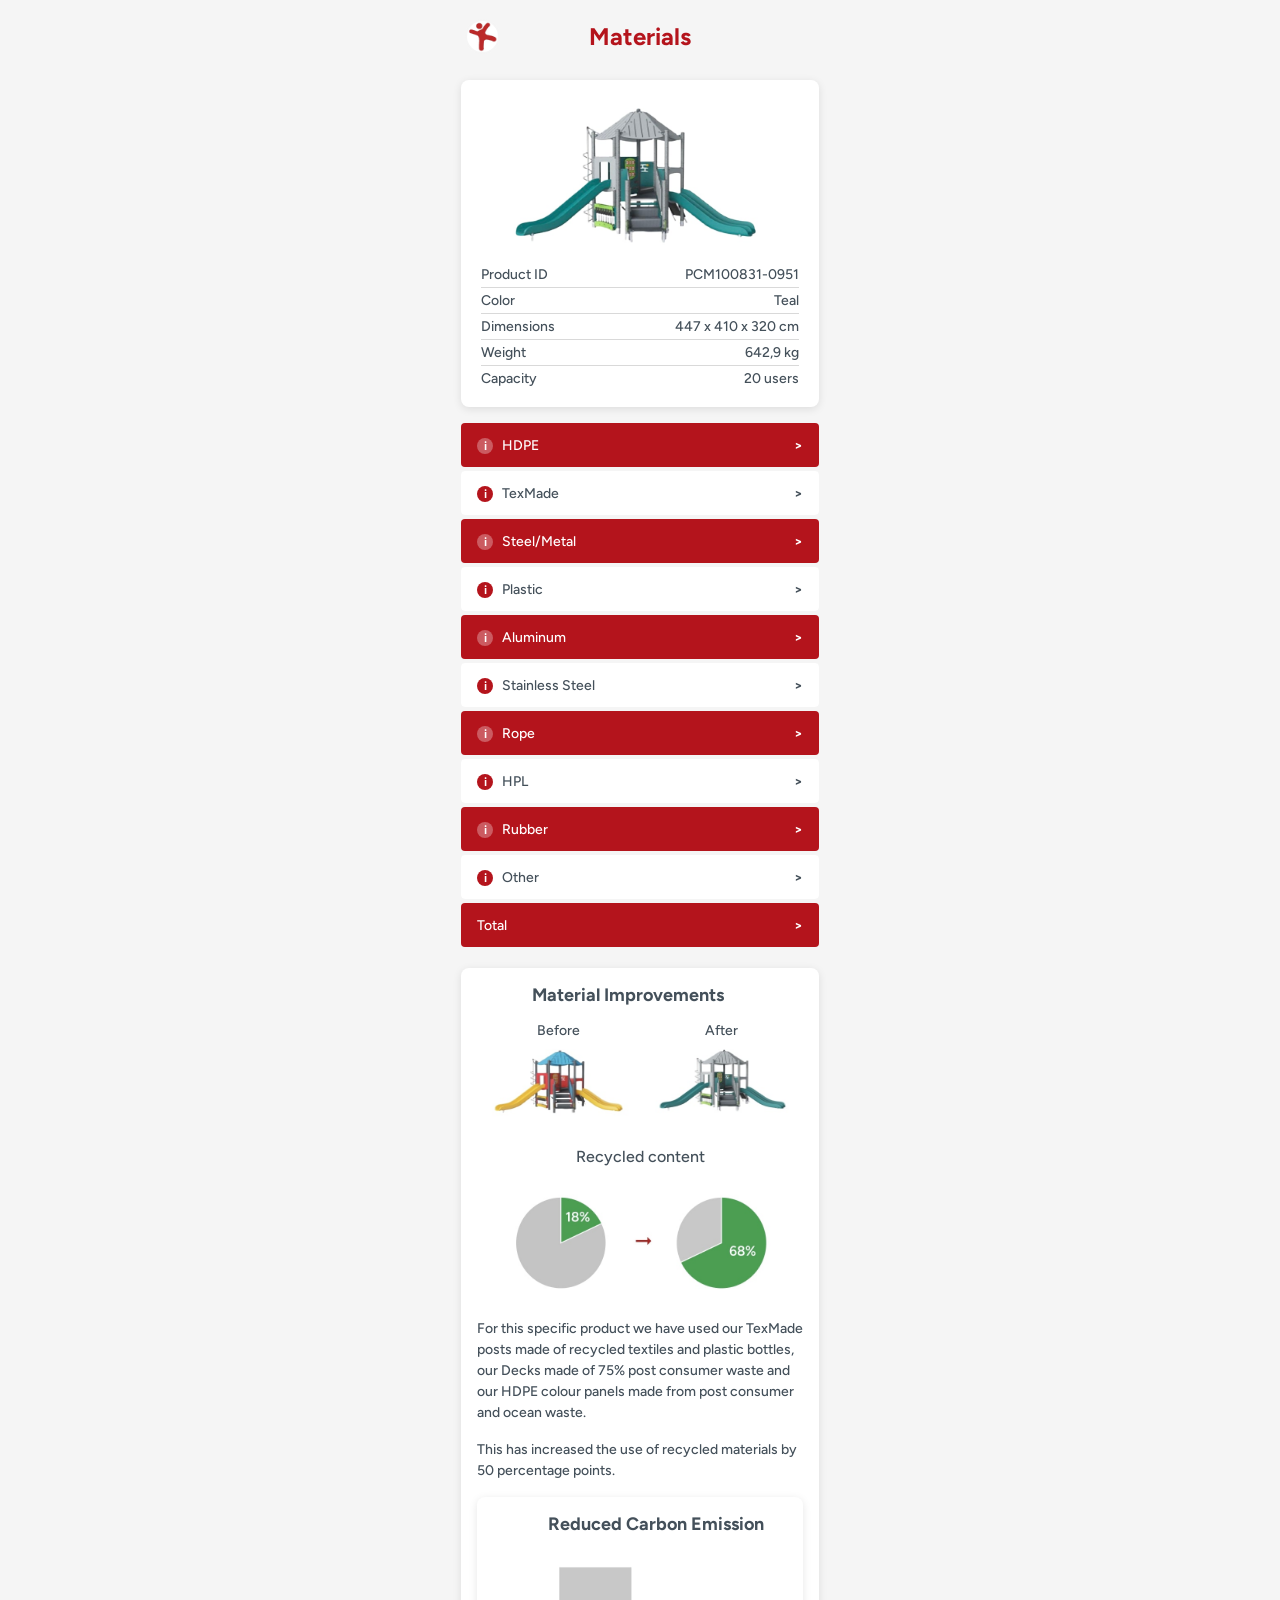
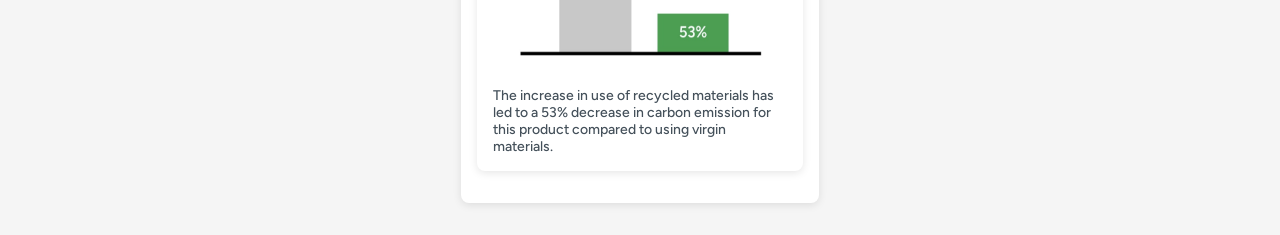
<file: ddp_materials.html>
<!DOCTYPE html>
<html lang="en">
<head>
    <meta charset="UTF-8">
    <meta name="viewport" content="width=device-width, initial-scale=1.0, maximum-scale=1.0, user-scalable=no">
    <title>Materials</title>
    <link rel="preconnect" href="https://fonts.googleapis.com">
    <link rel="preconnect" href="https://fonts.gstatic.com" crossorigin>
    <link href="https://fonts.googleapis.com/css2?family=Figtree:wght@400;500;700&display=swap" rel="stylesheet">
    <link rel="stylesheet" href="dpp.css">
</head>
<body>
<div class="app">
    <!-- Environmental Footprint Materials Page -->
    <section class="materials-page" id="environmental-footprint">
        <!-- Back button and page title -->
        <header class="materials-page__header">
            <a href="dpp.html" class="materials-page__back-button" aria-label="Back to home">
                <img src="images/kompan-logo.jpg" alt="Kompan Logo" class="materials-page__logo">
            </a>
            <h1 class="materials-page__title">Materials</h1>
        </header>

        <!-- Product Overview Section -->
        <section class="materials-page__card card">
            <div class="materials-page__image-container">
                <!-- Placeholder for Product Image -->
                <div class="materials-page__placeholder-image">
                    <img src="images/playground_stock_nb.jpg" alt="Product Image Placeholder" class="materials-page__placeholder-image">
                </div>
            </div>

            <!-- Product Details -->
            <div class="materials-page__details">
                <div class="materials-page__detail-row">
                    <span class="materials-page__detail-label">Product ID</span>
                    <span class="materials-page__detail-value">PCM100831-0951</span>
                </div>
                <div class="materials-page__detail-row">
                    <span class="materials-page__detail-label">Color</span>
                    <span class="materials-page__detail-value">Teal</span>
                </div>
                <div class="materials-page__detail-row">
                    <span class="materials-page__detail-label">Dimensions</span>
                    <span class="materials-page__detail-value">447 x 410 x 320 cm</span>
                </div>
                <div class="materials-page__detail-row">
                    <span class="materials-page__detail-label">Weight</span>
                    <span class="materials-page__detail-value">642,9 kg</span>
                </div>
                <div class="materials-page__detail-row">
                    <span class="materials-page__detail-label">Capacity</span>
                    <span class="materials-page__detail-value">20 users</span>
                </div>
            </div>
        </section>

        <!-- Materials List Section -->
        <section class="materials-page__materials-list">
            <!-- HDPE (Expandable) -->
            <div class="material-accordion">
                <!-- HDPE Header (Always visible) -->
                <div class="material-accordion__header material-accordion__header--highlight" onclick="toggleAccordion('hdpe-content')">
                    <span class="material-accordion__title">
                        <span class="info-icon" onclick="toggleInfoPopup(event)">i</span>
                        HDPE
                    </span>
                    <span class="material-accordion__arrow" id="hdpe-arrow">&gt;</span>
                </div>

                <!-- HDPE Content (Hidden by default) -->
                <div class="material-accordion__content" id="hdpe-content">
                    <div class="material-accordion__detail-row">
                        <span class="material-accordion__detail-label">Net Weight kg</span>
                        <span class="material-accordion__detail-value">182,1 kg</span>
                    </div>
                    <div class="material-accordion__detail-row">
                        <span class="material-accordion__detail-label">% of Total</span>
                        <span class="material-accordion__detail-value">28%</span>
                    </div>
                    <div class="material-accordion__detail-row">
                        <span class="material-accordion__detail-label">Virgin</span>
                        <span class="material-accordion__detail-value">10%</span>
                    </div>
                    <div class="material-accordion__detail-row">
                        <span class="material-accordion__detail-label">Post Industrial Recycled</span>
                        <span class="material-accordion__detail-value">0%</span>
                    </div>
                    <div class="material-accordion__detail-row">
                        <span class="material-accordion__detail-label">Post Consumer Recycled</span>
                        <span class="material-accordion__detail-value">90%</span>
                    </div>
                    <div class="material-accordion__detail-row">
                        <span class="material-accordion__detail-label">End of Life Recyclability</span>
                        <span class="material-accordion__detail-value">100%</span>
                    </div>
                    <div class="material-accordion__detail-row">
                        <span class="material-accordion__detail-label">Kg CO2e</span>
                        <span class="material-accordion__detail-value">135 kg</span>
                    </div>
                </div>
            </div>

            <!-- TexMade -->
            <div class="material-accordion">
                <div class="material-accordion__header">
                    <span class="material-accordion__title">
                        <span class="info-icon">i</span>
                        TexMade
                    </span>
                    <span class="material-accordion__arrow">&gt;</span>
                </div>
            </div>

            <!-- Steel/Metal -->
            <div class="material-accordion">
                <div class="material-accordion__header material-accordion__header--highlight">
                    <span class="material-accordion__title">
                        <span class="info-icon">i</span>
                        Steel/Metal
                    </span>
                    <span class="material-accordion__arrow">&gt;</span>
                </div>
            </div>

            <!-- Plastic -->
            <div class="material-accordion">
                <div class="material-accordion__header">
                    <span class="material-accordion__title">
                        <span class="info-icon">i</span>
                        Plastic
                    </span>
                    <span class="material-accordion__arrow">&gt;</span>
                </div>
            </div>

            <!-- Aluminum -->
            <div class="material-accordion">
                <div class="material-accordion__header material-accordion__header--highlight">
                    <span class="material-accordion__title">
                        <span class="info-icon">i</span>
                        Aluminum
                    </span>
                    <span class="material-accordion__arrow">&gt;</span>
                </div>
            </div>

            <!-- Stainless Steel -->
            <div class="material-accordion">
                <div class="material-accordion__header">
                    <span class="material-accordion__title">
                        <span class="info-icon">i</span>
                        Stainless Steel
                    </span>
                    <span class="material-accordion__arrow">&gt;</span>
                </div>
            </div>

            <!-- Rope -->
            <div class="material-accordion">
                <div class="material-accordion__header material-accordion__header--highlight">
                    <span class="material-accordion__title">
                        <span class="info-icon">i</span>
                        Rope
                    </span>
                    <span class="material-accordion__arrow">&gt;</span>
                </div>
            </div>

            <!-- HPL -->
            <div class="material-accordion">
                <div class="material-accordion__header">
                    <span class="material-accordion__title">
                        <span class="info-icon">i</span>
                        HPL
                    </span>
                    <span class="material-accordion__arrow">&gt;</span>
                </div>
            </div>

            <!-- Rubber -->
            <div class="material-accordion">
                <div class="material-accordion__header material-accordion__header--highlight">
                    <span class="material-accordion__title">
                        <span class="info-icon">i</span>
                        Rubber
                    </span>
                    <span class="material-accordion__arrow">&gt;</span>
                </div>
            </div>

            <!-- Other -->
            <div class="material-accordion">
                <div class="material-accordion__header">
                    <span class="material-accordion__title">
                        <span class="info-icon">i</span>
                        Other
                    </span>
                    <span class="material-accordion__arrow">&gt;</span>
                </div>
            </div>

            <!-- Total -->
            <div class="material-accordion">
                <div class="material-accordion__header material-accordion__header--highlight">
                    <span class="material-accordion__title">
                        Total
                    </span>
                    <span class="material-accordion__arrow">&gt;</span>
                </div>
            </div>
        </section>
        <br>

        <!-- Material Improvements Section -->
        <section class="materials-page__card card">
            <h2 class="materials-page__section-title">Material Improvements</h2>

            <!-- Before and After Comparison -->
            <div class="materials-page__comparison">
                <div class="materials-page__comparison-item">
                    <p class="materials-page__comparison-label">Before</p>
                    <div class="materials-page__placeholder-image materials-page__placeholder-image--small" aria-label="Before Image Placeholder">
                        <img src="images/old_pg.jpg" class="materials-page__placeholder-image materials-page__placeholder-image--small">
                    </div>
                </div>
                <div class="materials-page__comparison-item">
                    <p class="materials-page__comparison-label">After</p>
                    <div class="materials-page__placeholder-image materials-page__placeholder-image--small" aria-label="After Image Placeholder">
                        <img src="images/new_pg.jpg" class="materials-page__placeholder-image materials-page__placeholder-image--small">
                    </div>
                </div>
            </div>

            <!-- Recycled Content Section -->
            <div class="materials-page__recycled-content">
                <h3 class="materials-page__sub-title">Recycled content</h3>
                <div class="materials-page__chart-container">
                    <div class="materials-page__placeholder-chart" aria-label="Recycled Content Chart Placeholder">
                        <img src="images/improvement.jpg" class="materials-page__placeholder-chart">
                    </div>
                </div>

                <p class="materials-page__description">
                    For this specific product we have used our TexMade posts made of recycled textiles and plastic bottles, our Decks made of 75% post consumer waste and our HDPE colour panels made from post consumer and ocean waste.
                </p>

                <p class="materials-page__description">
                    This has increased the use of recycled materials by 50 percentage points.
                </p>
                <!-- Reduced Carbon Emission Section -->
                <section class="materials-page__card card">
                    <h2 class="materials-page__section-title">Reduced Carbon Emission</h2>
                    <!-- Placeholder for Carbon Emission Chart -->
                    <div class="materials-page__chart-container">
                        <div class="materials-page__placeholder-chart" aria-label="Carbon Emission Chart Placeholder">
                            <img src="images/reduced_emission.jpg" class="materials-page__placeholder-chart">
                        </div>
                    </div>
                    <p>
                        The increase in use of recycled materials has led to a 53% decrease in carbon emission for this product compared to using virgin materials.
                    </p>
            </div>
        </section>
    </section>

    <!-- HDPE Info Popup -->
    <div id="info-popup" class="info-popup">
        <div class="info-popup__content">
            <button class="info-popup__close" onclick="closeInfoPopup()">&times;</button>
            <h3 class="info-popup__title">HDPE</h3>
            <p class="info-popup__text">High-density polyethylene (HDPE) is a thermoplastic polymer produced from the monomer ethylene. It is sometimes called "alkathene" or "polythene" when used for HDPE pipes. It is often used in the production of plastic bottles, corrosion-resistant piping, and plastic lumber.</p>
        </div>
    </div>
</div>

<script>
    function toggleAccordion(contentId) {
        const content = document.getElementById(contentId);
        const arrow = content.previousElementSibling.querySelector('.material-accordion__arrow');

        // Toggle content visibility
        if (content.style.display === 'block') {
            content.style.display = 'none';
            arrow.innerHTML = '&gt;';
            arrow.classList.remove('material-accordion__arrow--expanded');
        } else {
            content.style.display = 'block';
            arrow.innerHTML = '&#10095;'; // Still using > but will rotate with CSS
            arrow.classList.add('material-accordion__arrow--expanded');
        }
    }

    // Handle back button
    document.addEventListener('DOMContentLoaded', function() {
        const backButton = document.querySelector('.materials-page__back-button');
        if (backButton) {
            backButton.addEventListener('click', function(e) {
                window.location.href = 'dpp.html';
            });
        }
    });

    // Info popup functions
    function toggleInfoPopup(event) {
        // Stop the click from triggering the accordion
        event.stopPropagation();

        // Show the popup
        document.getElementById('info-popup').style.display = 'flex';
    }

    function closeInfoPopup() {
        document.getElementById('info-popup').style.display = 'none';
    }
</script>

</body>
</html>
</file>
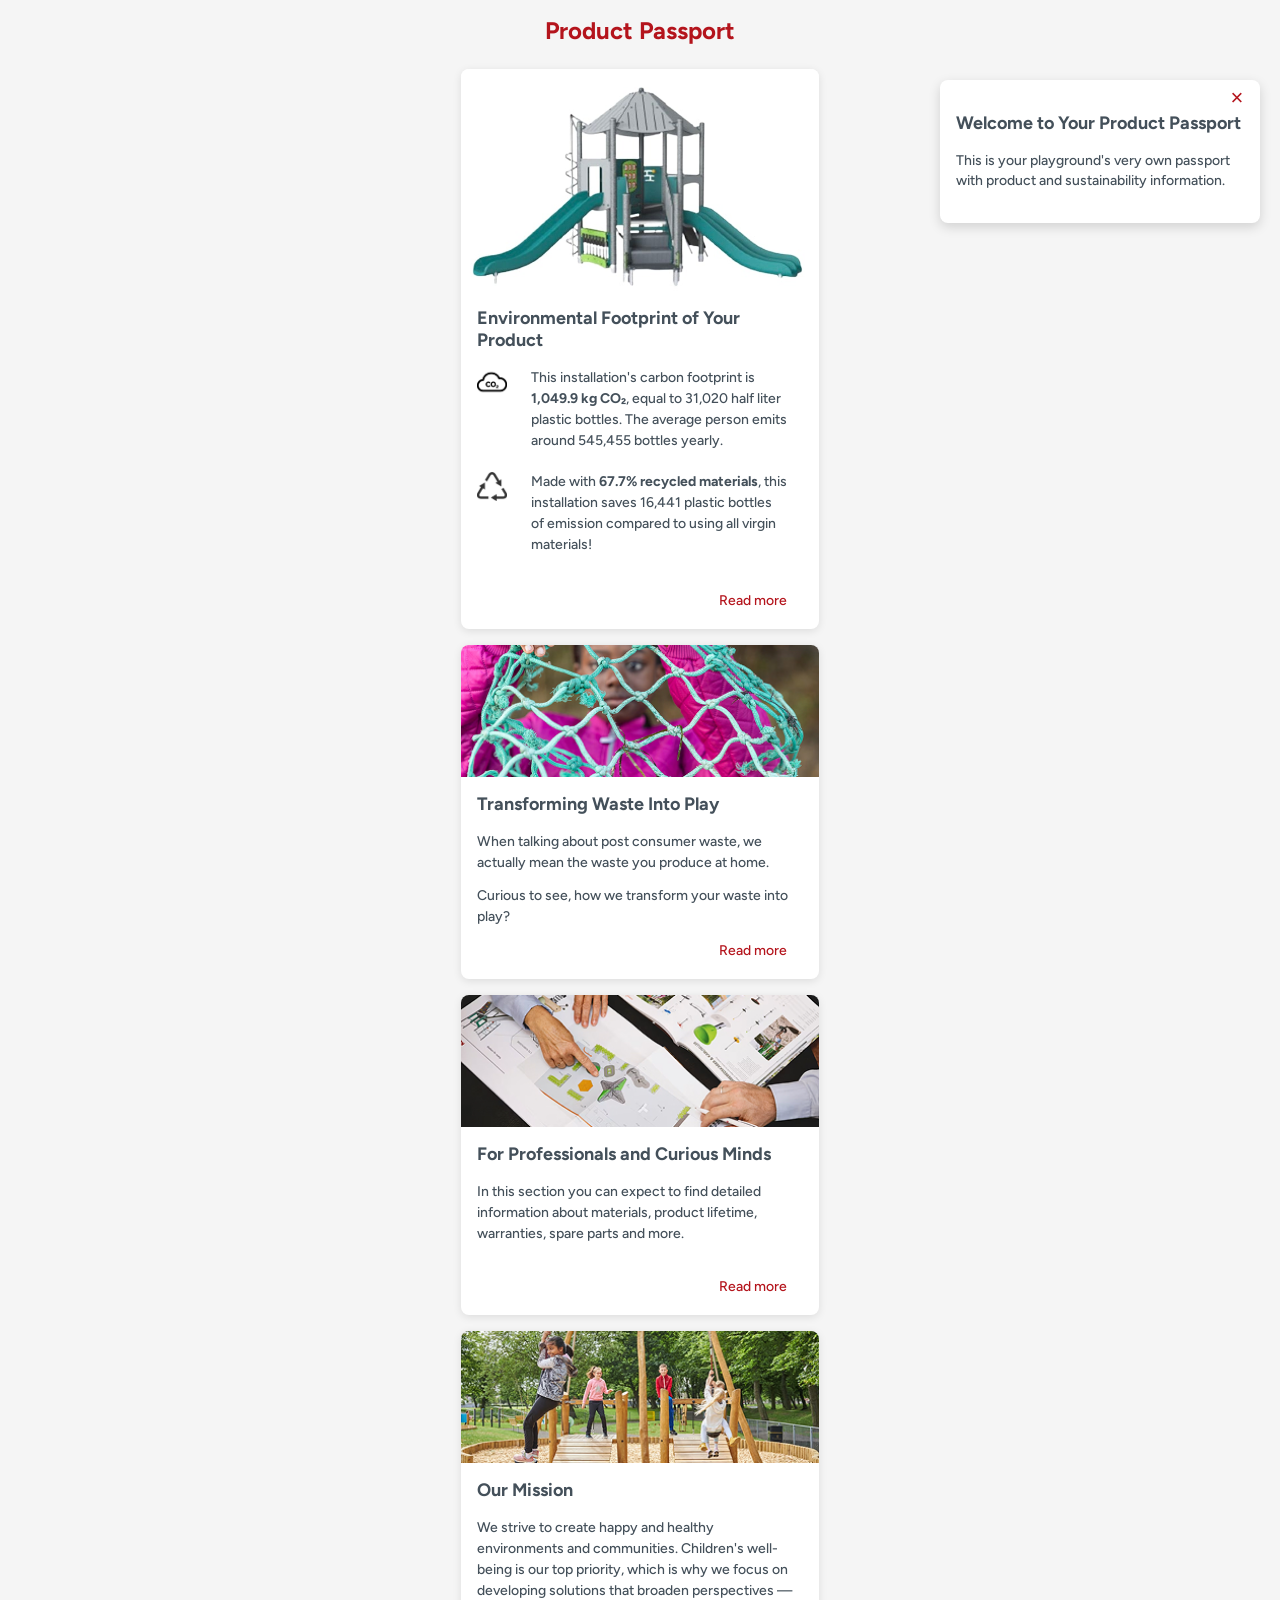
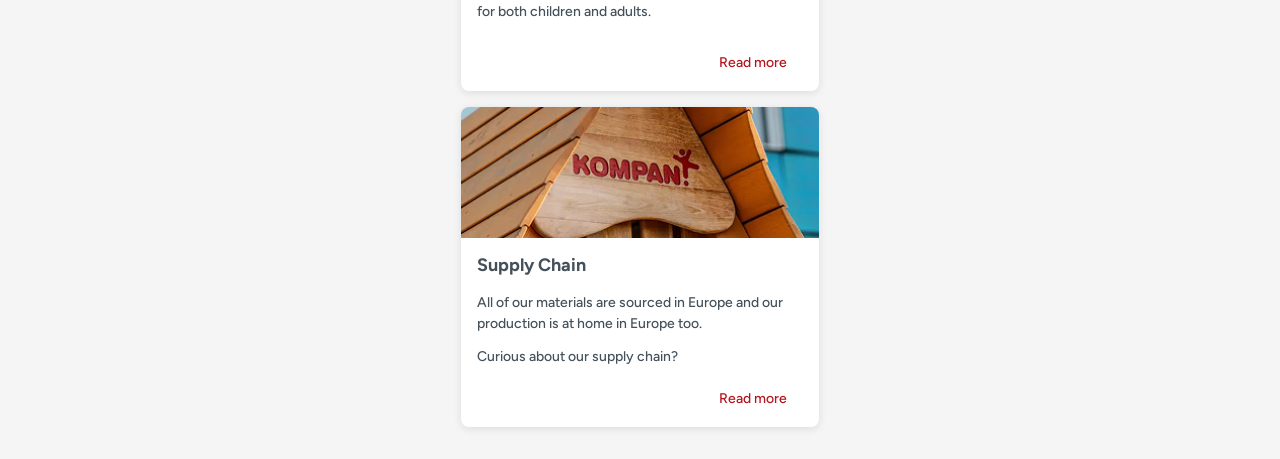
<file: dpp.html>
<!DOCTYPE html>
<html lang="en">
<head>
  <meta charset="UTF-8">
  <meta name="viewport" content="width=device-width, initial-scale=1.0, maximum-scale=1.0, user-scalable=no">
  <title>App Interface</title>
  <link rel="preconnect" href="https://fonts.googleapis.com">
  <link rel="preconnect" href="https://fonts.gstatic.com" crossorigin>
  <link href="https://fonts.googleapis.com/css2?family=Figtree:wght@400;500;700&display=swap" rel="stylesheet">
  <link rel="stylesheet" href="dpp.css">
</head>
<body>
<div class="app">
  <!-- Frame 1: Product Passport Home/Landing Page -->
  <section class="product-passport" id="product-passport">
    <header class="product-passport__header">
      <h1 class="product-passport__title">Product Passport</h1>
    </header>

    <!-- Welcome popup that slides in from right -->
    <div class="product-passport__popup" id="welcomePopup" style="display: block;">
      <div class="product-passport__popup-content">
        <button class="product-passport__popup-close" id="closePopup" aria-label="Close popup">&times;</button>
        <h2 class="product-passport__welcome">Welcome to Your Product Passport</h2>
        <p class="product-passport__description">This is your playground's very own passport with product and sustainability information.</p>
      </div>
    </div>

    <!-- Environmental Footprint Card with properly positioned read more link -->
    <section class="product-passport__card card product-passport__card--environmental">
      <div class="product-passport__content">
        <div class="product-passport__image-container">
          <img src="images/playground_stock_nb.jpg" class="product-passport__image" alt="Playground Equipment">
        </div>
        <h3 class="product-passport__section-title">Environmental Footprint of Your Product</h3>

        <div class="product-passport__fact-row">
          <div class="product-passport__icon">
            <img src="images/carbon.jpg" alt="CO2 Icon" class="product-passport__icon-img">
          </div>
          <div class="product-passport__fact-content">
            <p class="product-passport__fact">
              This installation's carbon footprint is <strong>1,049.9 kg CO₂</strong>, equal to 31,020 half liter plastic bottles. The average person emits around 545,455 bottles yearly.
            </p>
          </div>
        </div>

        <div class="product-passport__fact-row">
          <div class="product-passport__icon">
            <img src="images/recycle.jpg" alt="Recycling Icon" class="product-passport__icon-img">
          </div>
          <div class="product-passport__fact-content">
            <p class="product-passport__fact">
              Made with <strong>67.7% recycled materials</strong>, this installation saves 16,441 plastic bottles of emission compared to using all virgin materials!
            </p>
          </div>
        </div>
      </div>
      <a href="ddp_materials.html" class="product-passport__read-more">Read more</a>
    </section>

    <!-- Transforming Waste Section -->
    <section class="product-passport__card card" id="transforming-waste-card">
      <div class="product-passport__card-image-container">
        <img src="images/fishnet.jpg" class="product-passport__image" alt="Recycled Materials Network">
      </div>
      <h3 class="product-passport__card-title">Transforming Waste Into Play</h3>
      <p class="product-passport__card-text">
        When talking about post consumer waste, we actually mean the waste you produce at home.
      </p>
      <p class="product-passport__card-text">
        Curious to see, how we transform your waste into play?
      </p>
      <a href="transform_waste.html" class="product-passport__read-more">Read more</a>
    </section>

    <!-- Professionals Section -->
    <section class="product-passport__card card" id="professionals-card">
      <div class="product-passport__card-image-container">
        <img src="images/professionals.jpg" class="product-passport__image" alt="Product Documentation">
      </div>
      <h3 class="product-passport__card-title">For Professionals and Curious Minds</h3>
      <p class="product-passport__card-text">
        In this section you can expect to find detailed information about materials, product lifetime, warranties, spare parts and more.
      </p>
      <a href="dpp_pg_guide.html" class="product-passport__read-more">Read more</a>
    </section>

    <!-- Mission Section -->
    <section class="product-passport__card card">
      <div class="product-passport__image-container">
        <img src="images/mission.jpg" class="product-passport__image" alt="Playground Equipment">
      </div>
      <h3 class="product-passport__card-title">Our Mission</h3>
      <p class="product-passport__card-text">
        We strive to create happy and healthy environments and communities. Children's well-being is our top priority, which is why we focus on developing solutions that broaden perspectives — for both children and adults.
      </p>
      <br>
      <a href="our_mission.html" class="product-passport__read-more">Read more</a>
    </section>

    <!-- Supply Chain Section -->
    <section class="product-passport__card card">
      <div class="product-passport__image-container">
        <img src="images/supplychain.jpg" class="product-passport__image" alt="Playground Equipment">
      </div>
      <h3 class="product-passport__card-title">Supply Chain</h3>
      <p class="product-passport__card-text">
        All of our materials are sourced in Europe and our production is at home in Europe too.
      </p>
      <p class="product-passport__card-text">
        Curious about our supply chain?
      </p>
      <a href="supply_chain.html" class="product-passport__read-more">Read more</a>
    </section>
  </section>
  <script>
    document.addEventListener('DOMContentLoaded', function() {
      // Initialize app
      console.log('App initialized');

      // Handle welcome popup
      const welcomePopup = document.getElementById('welcomePopup');
      const closePopupBtn = document.getElementById('closePopup');

      if (closePopupBtn && welcomePopup) {
        closePopupBtn.addEventListener('click', function() {
          welcomePopup.style.display = 'none';
        });
      }

      // Ensure popup is correctly sized for iPhone viewport
      function adjustForViewport() {
        const viewportWidth = window.innerWidth;
        const viewportHeight = window.innerHeight;

        // Make adjustments for iPhone viewport if needed
        if (viewportWidth <= 390) { // iPhone 14/15 width
          // Ensure popup doesn't exceed screen bounds
          if (welcomePopup) {
            welcomePopup.style.width = 'calc(85% - 40px)';
            welcomePopup.style.maxHeight = `${viewportHeight * 0.3}px`;
            welcomePopup.style.overflowY = 'auto';
          }
        }
      }

      // Run on load and resize
      adjustForViewport();
      window.addEventListener('resize', adjustForViewport);
    });
  </script>
</div>
</body>
</html>
</file>
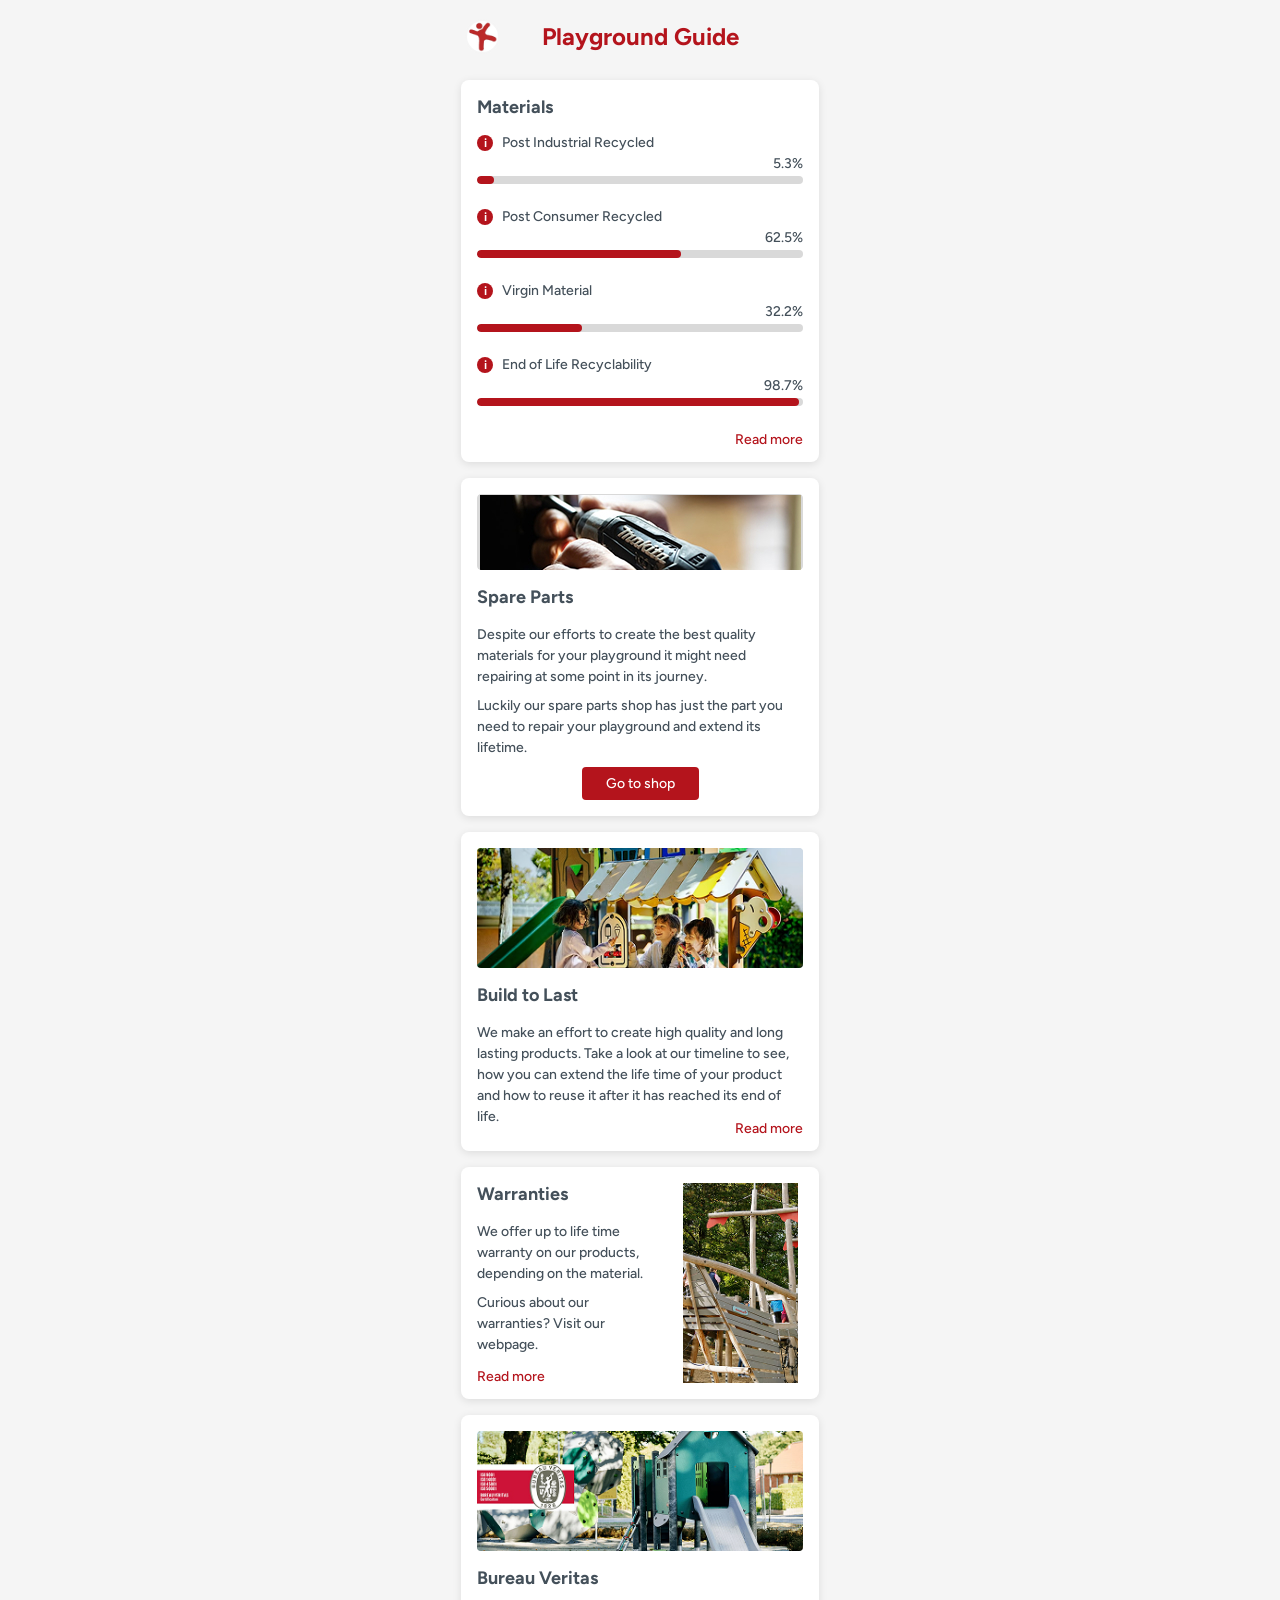
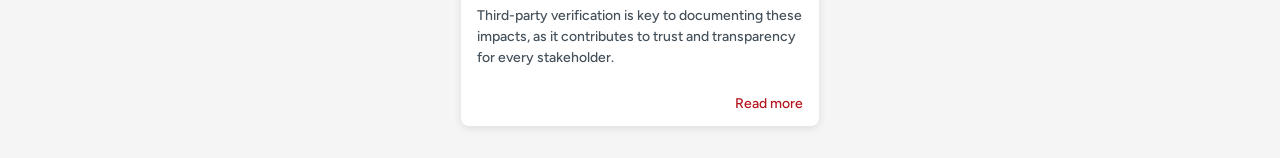
<file: dpp_pg_guide.html>
<!DOCTYPE html>
<html lang="en">
<head>
  <meta charset="UTF-8">
  <meta name="viewport" content="width=device-width, initial-scale=1.0, maximum-scale=1.0, user-scalable=no">
  <title>Playground Guide</title>
  <link rel="preconnect" href="https://fonts.googleapis.com">
  <link rel="preconnect" href="https://fonts.gstatic.com" crossorigin>
  <link href="https://fonts.googleapis.com/css2?family=Figtree:wght@400;500;700&display=swap" rel="stylesheet">
  <link rel="stylesheet" href="dpp.css">
</head>
<body>
<div class="app">
  <!-- Playground Guide Page -->
  <section class="playground-guide" id="playground-guide">
    <!-- Back button and page title -->
    <header class="playground-guide__header">
      <a href="dpp.html" class="materials-page__back-button" aria-label="Back to home">
        <img src="images/kompan-logo.jpg" alt="Kompan Logo" class="materials-page__logo">
      </a>
      <h1 class="playground-guide__title">Playground Guide</h1>
    </header>

    <!-- Materials Section -->
    <section class="playground-guide__card card">
      <h2 class="playground-guide__section-title">Materials</h2>

      <!-- Material Breakdown Progress Bars -->
      <div class="playground-guide__material-stats">
        <div class="playground-guide__material-row">
          <span class="playground-guide__material-label">
            <span class="info-icon playground-guide__info-icon">i</span>
            Post Industrial Recycled
          </span>
          <span class="playground-guide__material-value">5.3%</span>
          <div class="playground-guide__progress-container">
            <div class="playground-guide__progress-bar playground-guide__progress-bar--industrial" style="width: 5.3%"></div>
          </div>
        </div>

        <div class="playground-guide__material-row">
          <span class="playground-guide__material-label">
            <span class="info-icon playground-guide__info-icon">i</span>
            Post Consumer Recycled
          </span>
          <span class="playground-guide__material-value">62.5%</span>
          <div class="playground-guide__progress-container">
            <div class="playground-guide__progress-bar playground-guide__progress-bar--consumer" style="width: 62.5%"></div>
          </div>
        </div>

        <div class="playground-guide__material-row">
          <span class="playground-guide__material-label">
            <span class="info-icon playground-guide__info-icon">i</span>
            Virgin Material
          </span>
          <span class="playground-guide__material-value">32.2%</span>
          <div class="playground-guide__progress-container">
            <div class="playground-guide__progress-bar playground-guide__progress-bar--virgin" style="width: 32.2%"></div>
          </div>
        </div>

        <div class="playground-guide__material-row">
          <span class="playground-guide__material-label">
            <span class="info-icon playground-guide__info-icon">i</span>
            End of Life Recyclability
          </span>
          <span class="playground-guide__material-value">98.7%</span>
          <div class="playground-guide__progress-container">
            <div class="playground-guide__progress-bar playground-guide__progress-bar--recyclability" style="width: 98.7%"></div>
          </div>
        </div>
      </div>
      <a href="ddp_materials.html" class="playground-guide__read-more">Read more</a>
    </section>

    <!-- Spare Parts Section -->
    <section class="playground-guide__card card">
      <div class="playground-guide__image-container">
        <div class="playground-guide__placeholder-image" aria-label="Spare Parts Image">
          <img src="images/spareparts.jpg" alt="Spare Parts" class="playground-guide__image">
        </div>
      </div>
      <h2 class="playground-guide__card-title">Spare Parts</h2>
      <p class="playground-guide__card-text">
        Despite our efforts to create the best quality materials for your playground it might need repairing at some point in its journey.
      </p>
      <p class="playground-guide__card-text">
        Luckily our spare parts shop has just the part you need to repair your playground and extend its lifetime.
      </p>
      <br>
      <br>
      <div class="playground-guide__button-container">
        <a href="#shop" class="playground-guide__shop-button">Go to shop</a>
      </div>
    </section>

    <!-- Build to Last Section -->
    <section class="playground-guide__card card">
      <div class="playground-guide__image-container">
        <div class="playground-guide__placeholder-image" aria-label="Build to Last Image">
          <img src="images/build%20to%20last.jpg" alt="Build to Last" class="playground-guide__image">
        </div>
      </div>
      <h2 class="playground-guide__card-title">Build to Last</h2>
      <p class="playground-guide__card-text">
        We make an effort to create high quality and long lasting products. Take a look at our timeline to see, how you can extend the life time of your product and how to reuse it after it has reached its end of life.
      </p>
      <a href="product_lifetime.html" class="playground-guide__read-more">Read more</a>
    </section>

    <!-- Warranties Section -->
    <section class="playground-guide__card card">
      <div class="playground-guide__content-with-image">
        <div class="playground-guide__content">
          <h2 class="playground-guide__card-title">Warranties</h2>
          <p class="playground-guide__card-text">
            We offer up to life time warranty on our products, depending on the material.
          </p>
          <p class="playground-guide__card-text">
            Curious about our warranties? Visit our webpage.
          </p>
        </div>
        <div class="playground-guide__side-image">
          <div class="playground-guide__placeholder-image playground-guide__placeholder-image--vertical" aria-label="Warranties Image">
            <img src="images/warranties.jpg" alt="Warranties" class="playground-guide__image">
          </div>
        </div>
      </div>
      <a href="#warranties" class="playground-guide__read-more playground-guide__read-more--left">Read more</a>
    </section>

    <!-- Bureau Veritas Section -->
    <section class="playground-guide__card card playground-guide__card--bureau">
      <div class="playground-guide__image-container">
        <div class="playground-guide__placeholder-image" aria-label="Bureau Veritas Image">
          <img src="images/bureau veritas.jpg" alt="Bureau Veritas" class="playground-guide__image">
        </div>
      </div>
      <h2 class="playground-guide__card-title">Bureau Veritas</h2>
      <p class="playground-guide__card-text">
        Third-party verification is key to documenting these impacts, as it contributes to trust and transparency for every stakeholder.
      </p>
      <a href="#bureau-veritas" class="playground-guide__read-more">Read more</a>
    </section>
  </section>

  <!-- Material Info Popup -->
  <div id="material-info-popup" class="info-popup">
    <div class="info-popup__content">
      <button class="info-popup__close" onclick="closeMaterialInfoPopup()">&times;</button>
      <h3 class="info-popup__title" id="material-info-title">Material Information</h3>
      <p class="info-popup__text" id="material-info-text">Information about the selected material will appear here.</p>
    </div>
  </div>
</div>

<script>
  // Handle back button navigation
  document.addEventListener('DOMContentLoaded', function() {
    const backButton = document.querySelector('.materials-page__back-button');
    if (backButton) {
      backButton.addEventListener('click', function(e) {
        e.preventDefault();
        window.location.href = 'dpp.html';
      });
    }

    // Add event listeners for info icons
    const infoIcons = document.querySelectorAll('.playground-guide__info-icon');
    infoIcons.forEach(icon => {
      icon.addEventListener('click', function(e) {
        e.stopPropagation();
        openMaterialInfoPopup(this.closest('.playground-guide__material-label').textContent.trim());
      });
    });
  });

  // Material info popup functions
  function openMaterialInfoPopup(materialName) {
    const popup = document.getElementById('material-info-popup');
    const titleElement = document.getElementById('material-info-title');
    const textElement = document.getElementById('material-info-text');

    // Remove the "i" icon text from the material name
    materialName = materialName.replace('i', '').trim();

    // Set title
    titleElement.textContent = materialName;

    // Set different text based on material type
    switch(materialName) {
      case 'Post Industrial Recycled':
        textElement.textContent = 'Post-industrial recycled materials come from manufacturing waste that has been recovered and repurposed, rather than being sent to landfill.';
        break;
      case 'Post Consumer Recycled':
        textElement.textContent = 'Post-consumer recycled materials come from products that have been used by consumers and would otherwise have been disposed of as waste.';
        break;
      case 'Virgin Material':
        textElement.textContent = 'Virgin materials are resources that have never been used or consumed before and are in their raw state before processing.';
        break;
      case 'End of Life Recyclability':
        textElement.textContent = 'End of life recyclability refers to the percentage of a product that can be recycled after it has reached the end of its useful life.';
        break;
      default:
        textElement.textContent = 'Information about ' + materialName + ' will be displayed here.';
    }

    // Show popup
    popup.style.display = 'flex';
  }

  function closeMaterialInfoPopup() {
    document.getElementById('material-info-popup').style.display = 'none';
  }
</script>

</body>
</html>
</file>
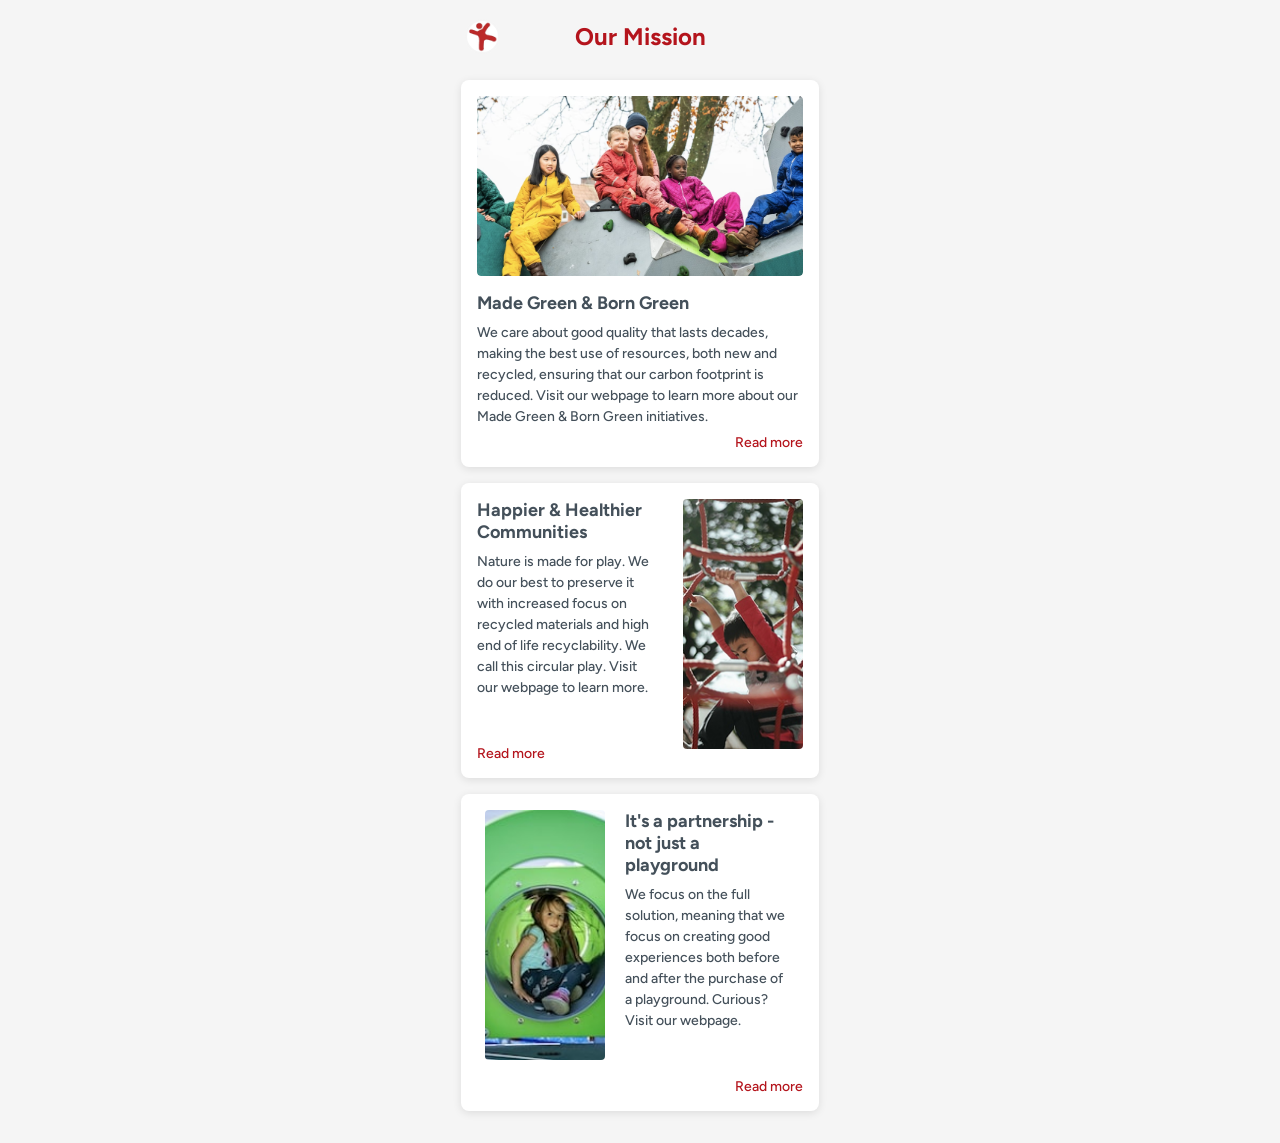
<file: our_mission.html>
<!DOCTYPE html>
<html lang="en">
<head>
    <meta charset="UTF-8">
    <meta name="viewport" content="width=device-width, initial-scale=1.0, maximum-scale=1.0, user-scalable=no">
    <title>Our Mission</title>
    <link rel="preconnect" href="https://fonts.googleapis.com">
    <link rel="preconnect" href="https://fonts.gstatic.com" crossorigin>
    <link href="https://fonts.googleapis.com/css2?family=Figtree:wght@400;500;700&display=swap" rel="stylesheet">
    <link rel="stylesheet" href="dpp.css">
</head>
<body>
<div class="app">
    <!-- Our Mission Page -->
    <section class="our-mission" id="our-mission">
        <!-- Back button and page title -->
        <header class="our-mission__header">
            <a href="dpp.html" class="our-mission__back-button" aria-label="Back to home">
                <img src="images/kompan-logo.jpg" alt="Kompan Logo" class="our-mission__logo">
            </a>
            <h1 class="our-mission__title">Our Mission</h1>
        </header>

        <!-- Made Green & Born Green Section -->
        <section class="our-mission__card card">
            <div class="our-mission__image-container">
                <div class="our-mission__placeholder-image">
                    <img src="images/made_green_born_green.jpg" alt="Children Playing Outdoors" class="our-mission__image">
                </div>
            </div>
            <h2 class="our-mission__card-title">Made Green & Born Green</h2>
            <p class="our-mission__card-text">
                We care about good quality that lasts decades, making the best use of resources, both new and recycled, ensuring that our carbon footprint is reduced. Visit our webpage to learn more about our Made Green & Born Green initiatives.
            </p>
            <a href="#made-green" class="our-mission__read-more">Read more</a>
        </section>

        <!-- Happier & Healthier Communities Section -->
        <section class="our-mission__card card">
            <div class="our-mission__content-with-image">
                <div class="our-mission__content">
                    <h2 class="our-mission__card-title">Happier & Healthier Communities</h2>
                    <p class="our-mission__card-text">
                        Nature is made for play. We do our best to preserve it with increased focus on recycled materials and high end of life recyclability. We call this circular play. Visit our webpage to learn more.
                    </p>
                </div>
                <div class="our-mission__side-image">
                    <div class="our-mission__placeholder-image our-mission__placeholder-image--vertical">
                        <img src="images/happier&healthier.jpg" alt="Nature Playground" class="our-mission__placeholder-image--vertical-left">
                    </div>
                </div>
            </div>
            <a href="#healthier-communities" class="our-mission__read-more our-mission__read-more--bottom-left">Read more</a>
        </section>

        <!-- Partnership Section (Modified to match Happier & Healthier layout but reversed) -->
        <section class="our-mission__card card">
            <div class="our-mission__content-with-image">
                <div class="our-mission__side-image">
                    <div class="our-mission__placeholder-image our-mission__placeholder-image--vertical">
                        <img src="images/partnership.jpg" alt="Child in Playground Structure" class="our-mission__placeholder-image--vertical-left">
                    </div>
                </div>
                <div class="our-mission__content">
                    <h2 class="our-mission__card-title-right">It's a partnership - not just a playground</h2>
                    <p class="our-mission__card-text-right">
                        We focus on the full solution, meaning that we focus on creating good experiences both before and after the purchase of a playground. Curious? Visit our webpage.
                    </p>
                </div>
            </div>
            <a href="#partnership" class="our-mission__read-more our-mission__read-more--bottom-right">Read more</a>
        </section>
    </section>
</div>

<script>
    // Handle back button navigation
    document.addEventListener('DOMContentLoaded', function() {
        const backButton = document.querySelector('.our-mission__back-button');
        if (backButton) {
            backButton.addEventListener('click', function(e) {
                e.preventDefault();
                window.location.href = 'dpp.html';
            });
        }
    });
</script>

</body>
</html>
</file>
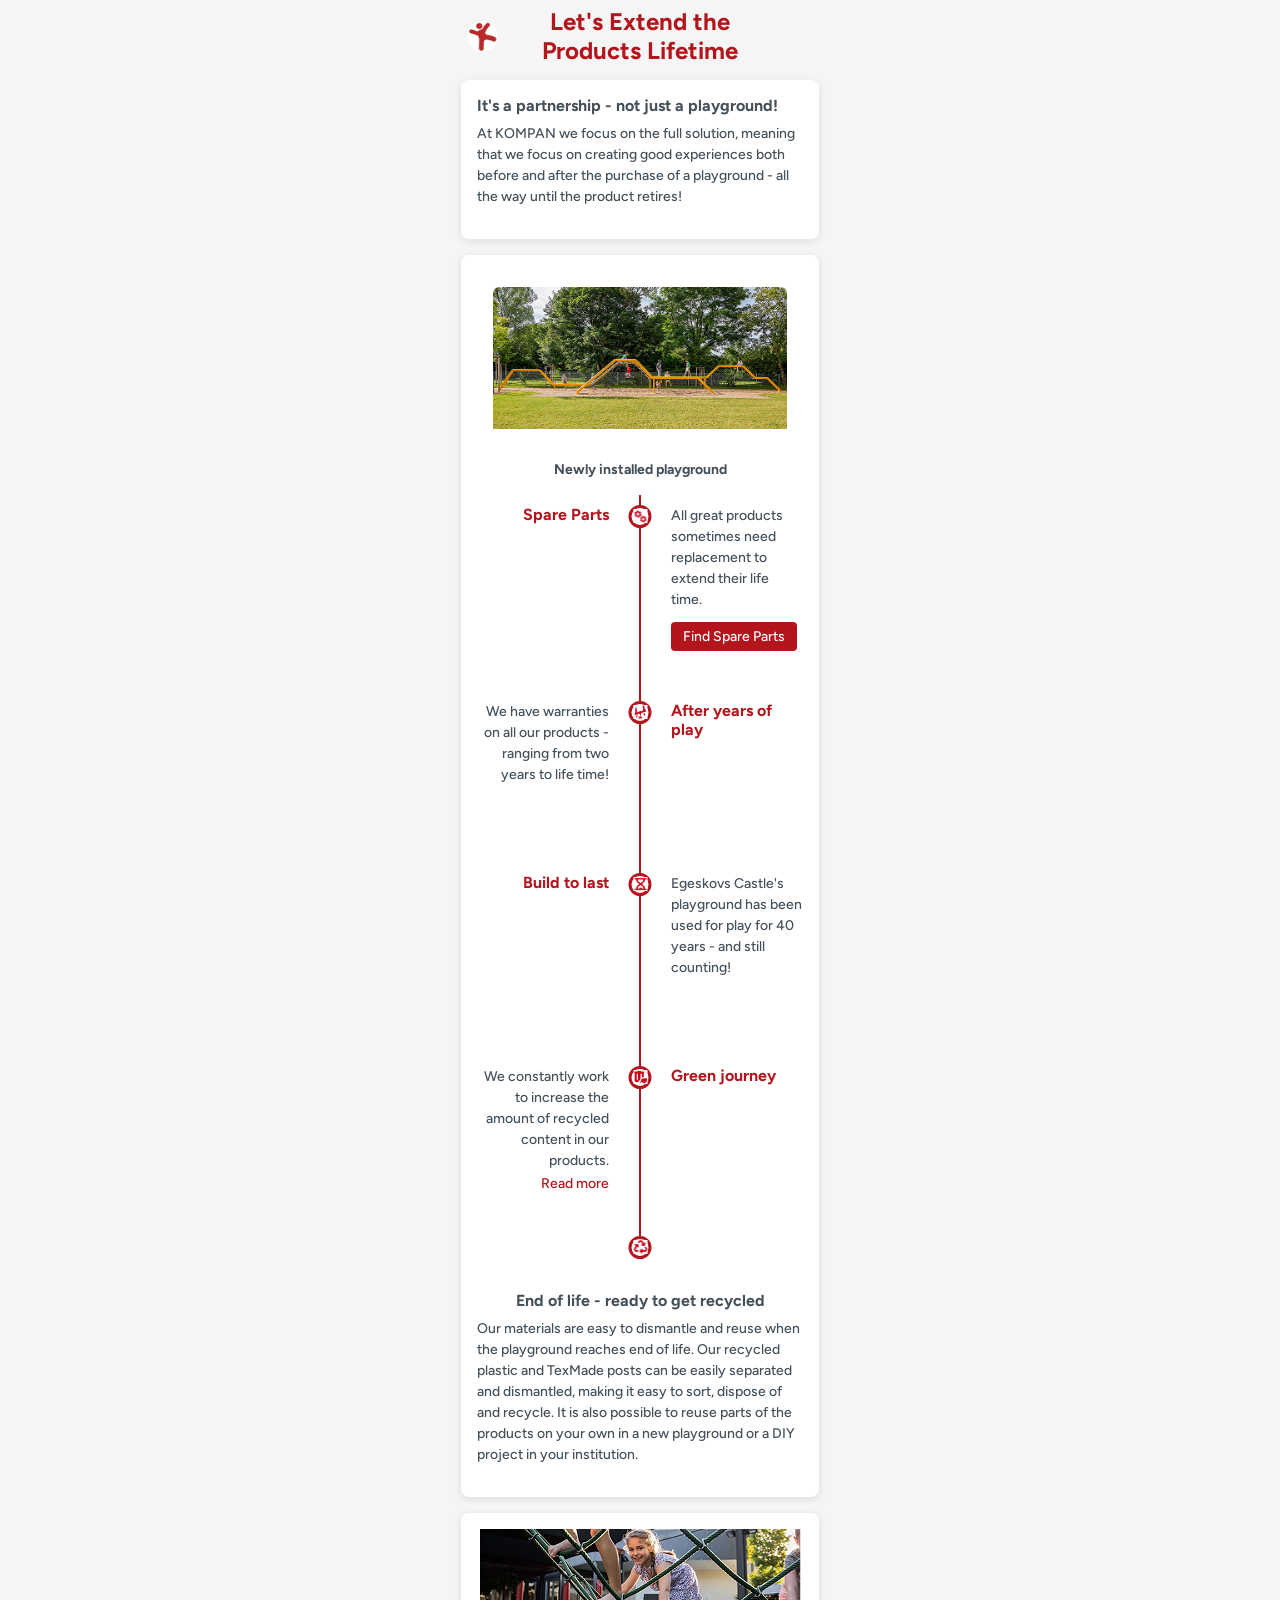
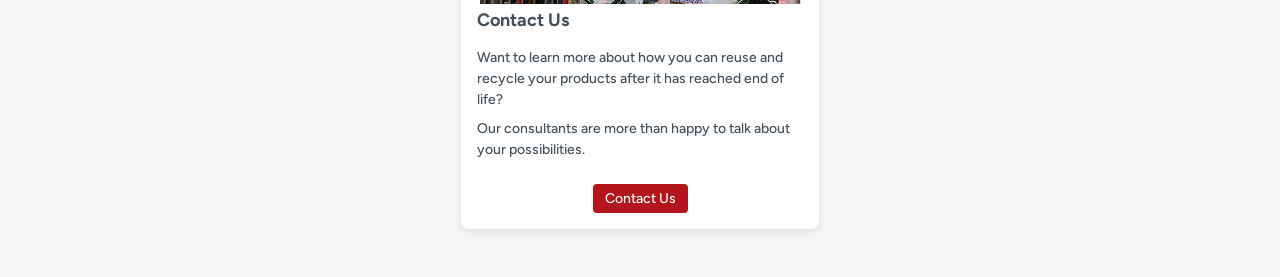
<file: product_lifetime.html>
<!DOCTYPE html>
<html lang="en">
<head>
    <meta charset="UTF-8">
    <meta name="viewport" content="width=device-width, initial-scale=1.0, maximum-scale=1.0, user-scalable=no">
    <title>Let's Extend the Products Lifetime</title>
    <link rel="preconnect" href="https://fonts.googleapis.com">
    <link rel="preconnect" href="https://fonts.gstatic.com" crossorigin>
    <link href="https://fonts.googleapis.com/css2?family=Figtree:wght@400;500;700&display=swap" rel="stylesheet">
    <link rel="stylesheet" href="dpp.css">
</head>
<body>
<div class="app">
    <!-- Products Lifetime Page -->
    <section class="products-lifetime" id="products-lifetime">
        <!-- Back button and page title -->
        <header class="products-lifetime__header">
            <a href="dpp.html" class="materials-page__back-button" aria-label="Back to home">
                <img src="images/kompan-logo.jpg" alt="Kompan Logo" class="materials-page__logo">
            </a>
            <h1 class="products-lifetime__title">Let's Extend the <br> Products Lifetime</h1>
        </header>

        <!-- Introduction Section in card -->
        <section class="products-lifetime__intro card">
            <p class="products-lifetime__intro-text">
                It's a partnership - not just a playground!
            </p>
            <p class="products-lifetime__description">
                At KOMPAN we focus on the full solution, meaning that we focus on creating good experiences both before and after the purchase of a playground - all the way until the product retires!
            </p>
        </section>

        <!-- Timeline Section in card with centered vertical line -->
        <section class="products-lifetime__timeline-card card">
            <!-- Playground Image -->
            <div class="products-lifetime__timeline-card">
                <img src="images/newly_installed.jpg" alt="Newly installed playground" class="products-lifetime__image">
            </div>
            <p class="products-lifetime__image-caption"><b>Newly installed playground</b></p>
            <br>
            <div class="products-lifetime__timeline">
                <!-- Timeline Item 1: Spare Parts -->
                <div class="products-lifetime__timeline-item">
                    <div class="products-lifetime__left-content">
                        <h2 class="products-lifetime__section-title">Spare Parts</h2>
                    </div>
                    <div class="products-lifetime__timeline-icon">
                        <img src="images/repair.jpg" alt="Spare parts icon" class="products-lifetime__icon-img">
                    </div>
                    <div class="products-lifetime__right-content">
                        <p class="products-lifetime__section-text">
                            All great products sometimes need replacement to extend their life time.
                            <br>
                        </p>
                        <a href="#find-spare-parts" class="products-lifetime__button">Find Spare Parts</a>
                    </div>
                </div>

                <!-- Timeline Item 2: Warranties -->
                <div class="products-lifetime__timeline-item">
                    <div class="products-lifetime__left-content">
                        <p class="products-lifetime__section-text">
                            We have warranties on all our products - ranging from two years to life time!
                        </p>
                        <br>
                        <br>
                    </div>
                    <div class="products-lifetime__timeline-icon">
                        <img src="images/years_of_play.jpg" alt="Warranty icon" class="products-lifetime__icon-img">
                    </div>
                    <div class="products-lifetime__right-content">
                        <h2 class="products-lifetime__section-title">After years of play</h2>
                    </div>
                </div>

                <!-- Timeline Item 3: Build to last -->
                <div class="products-lifetime__timeline-item">
                    <div class="products-lifetime__left-content">
                        <h2 class="products-lifetime__section-title">Build to last</h2>
                    </div>
                    <div class="products-lifetime__timeline-icon">
                        <img src="images/egeskov.jpg" alt="Build icon" class="products-lifetime__icon-img">
                    </div>
                    <div class="products-lifetime__right-content">
                        <p class="products-lifetime__section-text">
                            Egeskovs Castle's playground has been used for play for 40 years - and still counting!
                        </p>
                        <br>
                        <br>
                    </div>
                </div>

                <!-- Timeline Item 4: Green Journey -->
                <div class="products-lifetime__timeline-item">
                    <div class="products-lifetime__left-content">
                        <p class="products-lifetime__section-text">
                            We constantly work to increase the amount of recycled content in our products.
                        </p>
                        <a href="#read-more" class="products-lifetime__read-more">Read more</a>
                        <br>
                        <br>
                    </div>
                    <div class="products-lifetime__timeline-icon">
                        <img src="images/green_journey.jpg" alt="Green journey icon" class="products-lifetime__icon-img">
                    </div>
                    <div class="products-lifetime__right-content">
                        <h2 class="products-lifetime__section-title">Green journey</h2>
                    </div>
                </div>

                <!-- Recycling icon at the end of the timeline -->
                <div class="products-lifetime__timeline-icon" style="top: auto; bottom: 0;">
                    <img src="images/end_of_life.jpg" alt="Recycling icon" class="products-lifetime__icon-img">
                </div>
            </div>

            <!-- End of life section inside the timeline card -->
            <div class="products-lifetime__end-of-life">
                <h2 class="products-lifetime__end-title">End of life - ready to get recycled</h2>
                <p class="products-lifetime__end-text">
                    Our materials are easy to dismantle and reuse when the playground reaches end of life. Our recycled plastic and TexMade posts can be easily separated and dismantled, making it easy to sort, dispose of and recycle. It is also possible to reuse parts of the products on your own in a new playground or a DIY project in your institution.
                </p>
            </div>
        </section>

        <!-- Contact Section -->
        <section class="products-lifetime__contact card">
            <img src="images/contact.jpg" alt="Newly installed playground" class="playground-guide__image">
            <h2 class="products-lifetime__contact-title">Contact Us</h2>
            <p class="products-lifetime__contact-text">
                Want to learn more about how you can reuse and recycle your products after it has reached end of life?
            </p>
            <p class="products-lifetime__contact-text">
                Our consultants are more than happy to talk about your possibilities.
            </p>
            <div class="products-lifetime__button-container">
                <a href="#contact-us" class="products-lifetime__button">Contact Us</a>
            </div>
        </section>
    </section>
</div>

<script>
    // Handle back button navigation
    document.addEventListener('DOMContentLoaded', function() {
        const backButton = document.querySelector('.products-lifetime__back-button');
        if (backButton) {
            backButton.addEventListener('click', function(e) {
                e.preventDefault();
                window.location.href = 'dpp_pg_guide.html';
            });
        }
    });
</script>

</body>
</html>
</file>
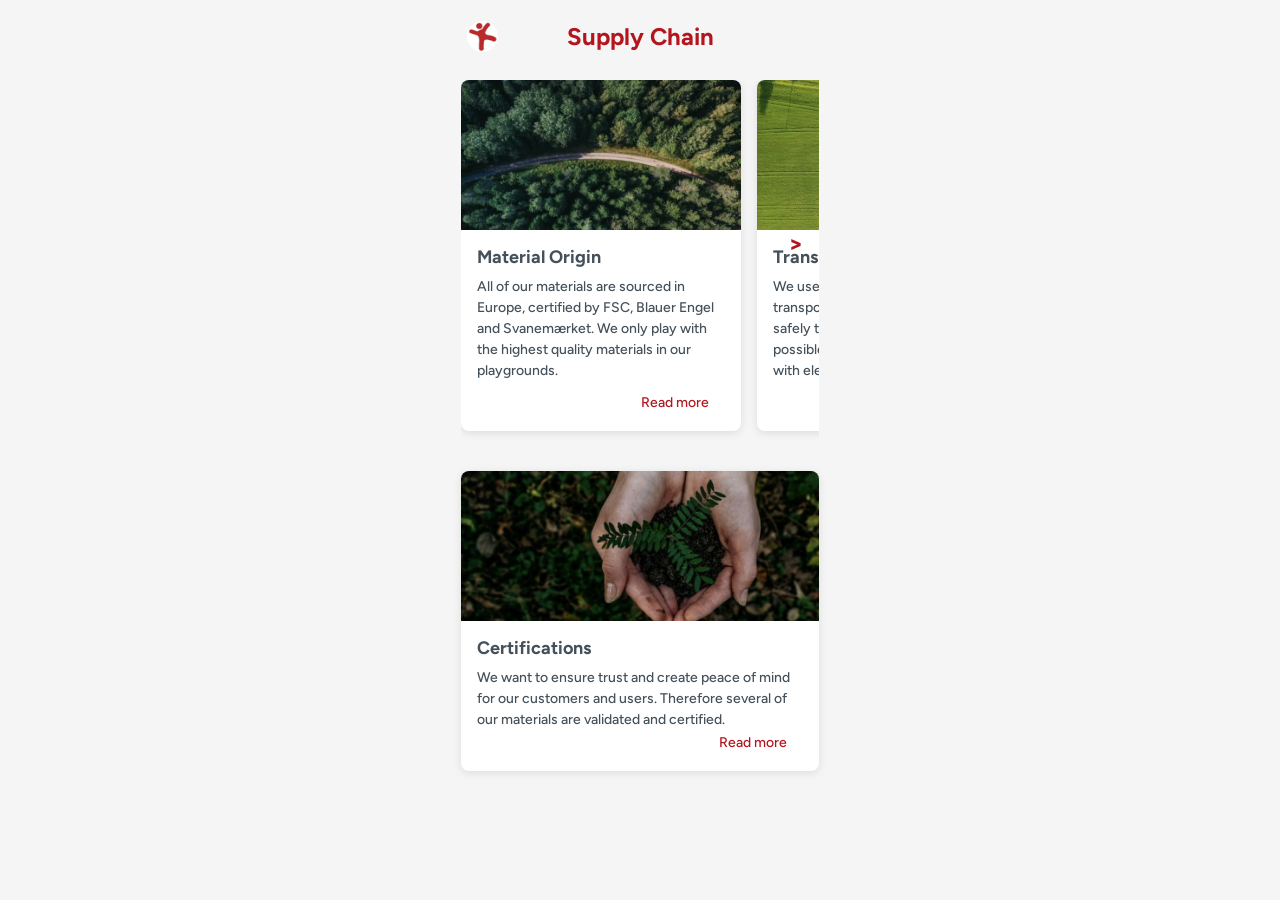
<file: supply_chain.html>
<!DOCTYPE html>
<html lang="en">
<head>
  <meta charset="UTF-8">
  <meta name="viewport" content="width=device-width, initial-scale=1.0, maximum-scale=1.0, user-scalable=no">
  <title>Supply Chain</title>
  <link rel="preconnect" href="https://fonts.googleapis.com">
  <link rel="preconnect" href="https://fonts.gstatic.com" crossorigin>
  <link href="https://fonts.googleapis.com/css2?family=Figtree:wght@400;500;700&display=swap" rel="stylesheet">
  <link rel="stylesheet" href="dpp.css">
</head>
<body>
<div class="app">
  <!-- Supply Chain Page -->
  <section class="supply-chain" id="supply-chain">
    <!-- Back button and page title -->
    <header class="supply-chain__header">
      <a href="dpp.html" class="supply-chain__back-button" aria-label="Back to home">
        <img src="images/kompan-logo.jpg" alt="Kompan Logo" class="supply-chain__logo">
      </a>
      <h1 class="supply-chain__title">Supply Chain</h1>
    </header>

    <!-- Horizontal scrolling cards container -->
    <div class="supply-chain__scroll-container">
      <!-- Scroll indicator arrow -->
      <div class="supply-chain__scroll-arrow" id="scrollArrow">
        &gt;
      </div>
      <div class="supply-chain__scroll-wrapper">
        <!-- Material Origin Card -->
        <section class="supply-chain__card card">
          <div class="supply-chain__image-container">
            <div class="supply-chain__placeholder-image">
              <!-- Placeholder for forest/aerial view image -->
              <img src="images/material_origin.jpg" alt="Material Origin - Forest Aerial View" class="supply-chain__image">
            </div>
          </div>
          <h2 class="supply-chain__card-title">Material Origin</h2>
          <p class="supply-chain__card-text">
            All of our materials are sourced in Europe, certified by FSC, Blauer Engel and Svanemærket. We only play with the highest quality materials in our playgrounds.
          </p>
          <br>
          <a href="#material-origin" class="supply-chain__read-more">Read more</a>
        </section>

        <!-- Transportation Card -->
        <section class="supply-chain__card card">
          <div class="supply-chain__image-container">
            <div class="supply-chain__placeholder-image">
              <!-- Placeholder for aerial field view image -->
              <img src="images/transportation.jpg" alt="Transportation - Aerial field view" class="supply-chain__image">
            </div>
          </div>
          <h2 class="supply-chain__card-title">Transportation</h2>
          <p class="supply-chain__card-text">
            We use DSV as our trusted partner in transporting your new playground safely to your play destination. Where possible we try to deliver your products with electric vehicles.
          </p>
          <br>
          <br>
          <a href="#transportation" class="supply-chain__read-more">Read more</a>
        </section>

        <!-- Production Card -->
        <section class="supply-chain__card card">
          <div class="supply-chain__image-container">
            <div class="supply-chain__placeholder-image">
              <!-- Placeholder for Kompan logo on wooden structure -->
              <img src="images/production.jpg" alt="Production - Kompan logo on wooden structure" class="supply-chain__image">
            </div>
          </div>
          <h2 class="supply-chain__card-title">Production</h2>
          <p class="supply-chain__card-text">
            Our production is at home in Europe too. Brno, CZ is where we build circular play. We produce and assemble every part of your new playground right here.
          </p>
          <br>
          <a href="#production" class="supply-chain__read-more">Read more</a>
        </section>
      </div>
    </div>

    <!-- Certifications Card - separate from scroller -->
    <section class="supply-chain__card card supply-chain__card--full-width">
      <div class="supply-chain__image-container">
        <div class="supply-chain__placeholder-image">
          <!-- Placeholder for hands holding fern image -->
          <img src="images/certifications.jpg" alt="Certifications - Hands holding fern" class="supply-chain__image">
        </div>
      </div>
      <h2 class="supply-chain__card-title">Certifications</h2>
      <p class="supply-chain__card-text">
        We want to ensure trust and create peace of mind for our customers and users. Therefore several of our materials are validated and certified.
      </p>
      <a href="#certifications" class="supply-chain__read-more">Read more</a>
    </section>
  </section>
</div>

<script>
  document.addEventListener('DOMContentLoaded', function() {
    // Handle back button navigation
    const backButton = document.querySelector('.supply-chain__back-button');
    if (backButton) {
      backButton.addEventListener('click', function(e) {
        e.preventDefault();
        window.location.href = 'dpp.html';
      });
    }

    // Set up horizontal scrolling
    const scrollContainer = document.querySelector('.supply-chain__scroll-container');
    const scrollWrapper = document.querySelector('.supply-chain__scroll-wrapper');
    let isDown = false;
    let startX;
    let scrollLeft;

    // Calculate max scroll based on content width
    const calculateMaxScroll = () => {
      const scrollContainerWidth = scrollContainer.clientWidth;
      const scrollWrapperWidth = scrollWrapper.scrollWidth;
      return scrollWrapperWidth - scrollContainerWidth;
    };

    // Mouse events for horizontal scrolling
    scrollContainer.addEventListener('mousedown', (e) => {
      isDown = true;
      scrollContainer.classList.add('active');
      startX = e.pageX - scrollContainer.offsetLeft;
      scrollLeft = scrollContainer.scrollLeft;
    });

    scrollContainer.addEventListener('mouseleave', () => {
      isDown = false;
      scrollContainer.classList.remove('active');
    });

    scrollContainer.addEventListener('mouseup', () => {
      isDown = false;
      scrollContainer.classList.remove('active');
    });

    scrollContainer.addEventListener('mousemove', (e) => {
      if (!isDown) return;
      e.preventDefault();
      const x = e.pageX - scrollContainer.offsetLeft;
      const walk = (x - startX) * 2; // Scroll speed multiplier

      // Calculate new scroll position
      let newScrollLeft = scrollLeft - walk;

      // Apply constraints
      const maxScroll = calculateMaxScroll();
      if (newScrollLeft < 0) newScrollLeft = 0;
      if (newScrollLeft > maxScroll) newScrollLeft = maxScroll;

      scrollContainer.scrollLeft = newScrollLeft;
    });

    // Touch events for mobile scrolling
    scrollContainer.addEventListener('touchstart', (e) => {
      isDown = true;
      startX = e.touches[0].pageX - scrollContainer.offsetLeft;
      scrollLeft = scrollContainer.scrollLeft;
    });

    scrollContainer.addEventListener('touchend', () => {
      isDown = false;
    });

    scrollContainer.addEventListener('touchmove', (e) => {
      if (!isDown) return;
      const x = e.touches[0].pageX - scrollContainer.offsetLeft;
      const walk = (x - startX) * 2;

      // Calculate new scroll position
      let newScrollLeft = scrollLeft - walk;

      // Apply constraints
      const maxScroll = calculateMaxScroll();
      if (newScrollLeft < 0) newScrollLeft = 0;
      if (newScrollLeft > maxScroll) newScrollLeft = maxScroll;

      scrollContainer.scrollLeft = newScrollLeft;
    });

    // Arrow handling
    const scrollArrow = document.getElementById('scrollArrow');

    // Hide the arrow when scrolling starts
    const hideArrowOnScroll = () => {
      if (scrollContainer.scrollLeft > 5) { // Small threshold to detect scrolling
        scrollArrow.classList.add('supply-chain__scroll-arrow--hidden');
      } else {
        scrollArrow.classList.remove('supply-chain__scroll-arrow--hidden');
      }
    };

    // Add event listener to detect scroll
    scrollContainer.addEventListener('scroll', hideArrowOnScroll);

    // Hide arrow when user starts interaction
    scrollContainer.addEventListener('mousedown', () => {
      scrollArrow.classList.add('supply-chain__scroll-arrow--hidden');
    });

    scrollContainer.addEventListener('touchstart', () => {
      scrollArrow.classList.add('supply-chain__scroll-arrow--hidden');
    });

    // Make arrow clickable to scroll
    scrollArrow.addEventListener('click', () => {
      // Scroll to right smoothly
      scrollContainer.scrollBy({
        left: 150,
        behavior: 'smooth'
      });
    });
  });
</script>

</body>
</html>
</file>
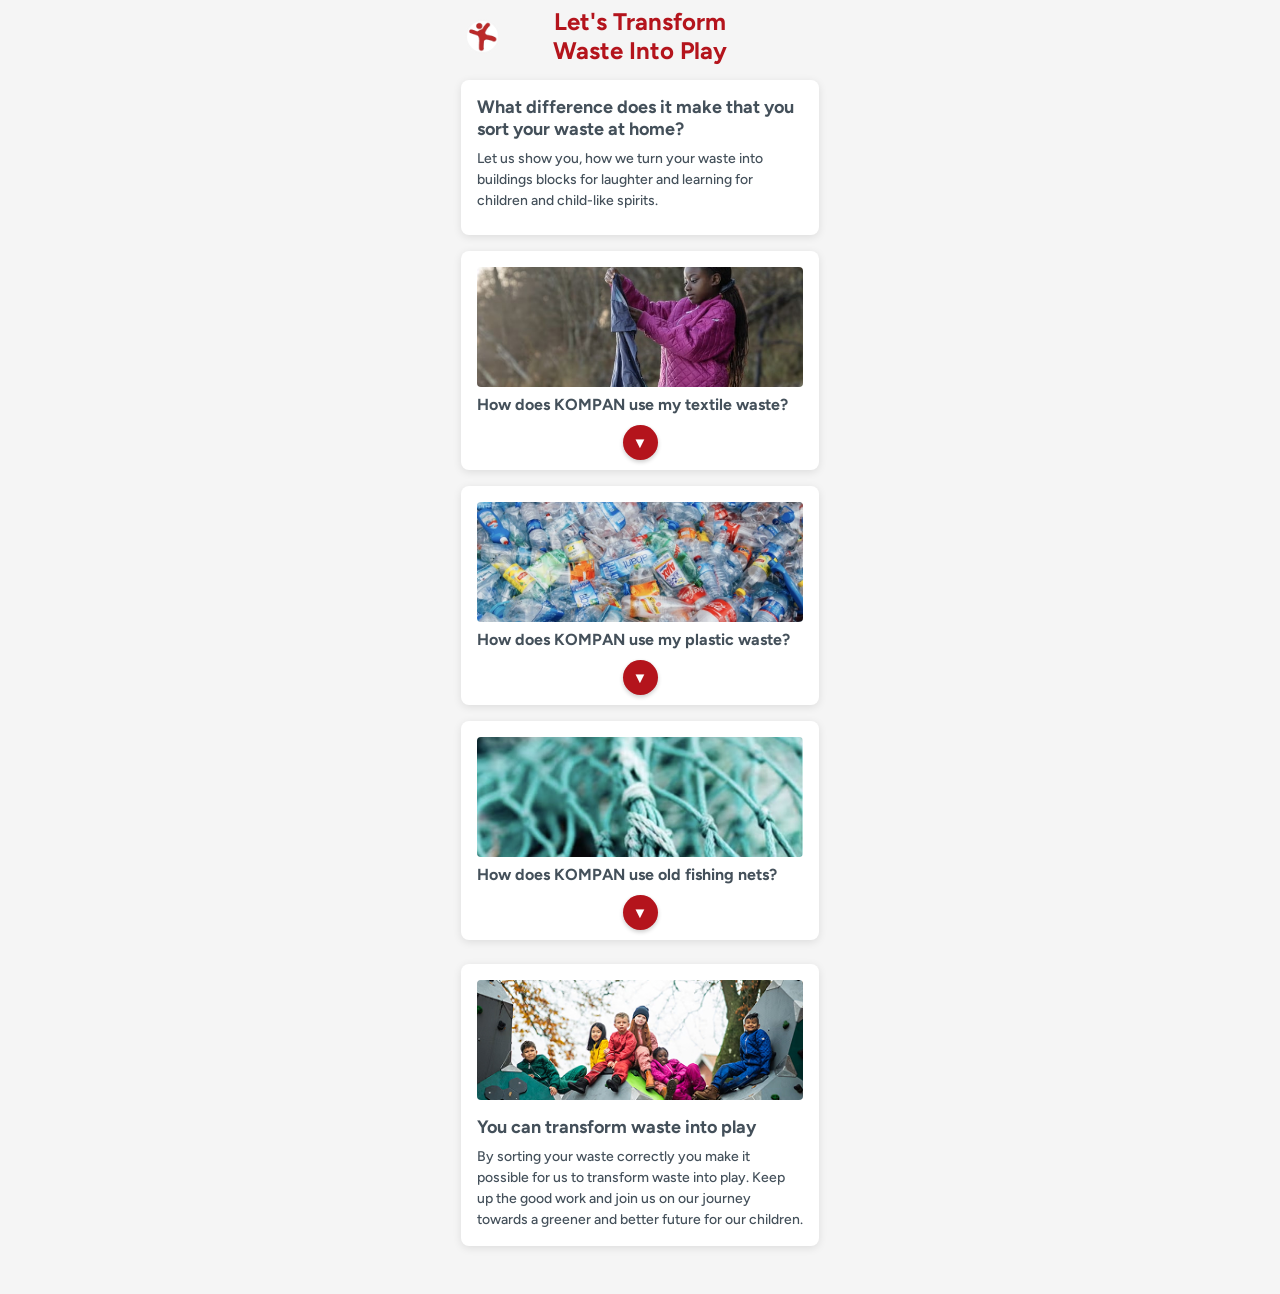
<file: transform_waste.html>
<!DOCTYPE html>
<html lang="en">
<head>
    <meta charset="UTF-8">
    <meta name="viewport" content="width=device-width, initial-scale=1.0, maximum-scale=1.0, user-scalable=no">
    <title>Let's Transform Waste Into Play</title>
    <link rel="preconnect" href="https://fonts.googleapis.com">
    <link rel="preconnect" href="https://fonts.gstatic.com" crossorigin>
    <link href="https://fonts.googleapis.com/css2?family=Figtree:wght@400;500;700&display=swap" rel="stylesheet">
    <link rel="stylesheet" href="dpp.css">
</head>
<body>
<div class="app">
    <!-- Transform Waste Page -->
    <section class="transform-waste" id="transform-waste">
        <!-- Back button and page title -->
        <header class="transform-waste__header">
            <a href="dpp.html" class="transform-waste__back-button" aria-label="Back to home">
                <img src="images/kompan-logo.jpg" alt="Kompan Logo" class="transform-waste__logo">
            </a>
            <h1 class="transform-waste__title">Let's Transform <br> Waste Into Play</h1>
        </header>

        <!-- Introduction Section -->
        <section class="transform-waste__intro card">
            <h2 class="transform-waste__intro-title">What difference does it make that you sort your waste at home?</h2>
            <p class="transform-waste__intro-text">
                Let us show you, how we turn your waste into buildings blocks for laughter and learning for children and child-like spirits.
            </p>
        </section>

        <!-- Waste Transformation Items -->
        <section class="transform-waste__items">
            <!-- Textile Waste Accordion -->
            <div class="transform-waste__item card">
                <div class="transform-waste__item-header">
                    <div class="transform-waste__image-container">
                        <img src="images/textile_waste.jpg" alt="Textile Waste" class="transform-waste__image">
                    </div>
                    <h3 class="transform-waste__item-title">How does KOMPAN use my textile waste?</h3>
                </div>
                <div class="transform-waste__content" id="textile-content">
                    <p class="transform-waste__content-text">
                        After you've recycled your old trousers and t-shirts they get shredded into fibres that can be used to make new clothes, carpets or for playground components - like we do at KOMPAN.
                    </p>
                    <div class="transform-waste__example">
                        <div class="transform-waste__example-image-container">
                            <img src="images/TexMade.jpg" alt="TexMade Post" class="transform-waste__example-image">
                        </div>
                        <p class="transform-waste__example-text">
                            Like our TexMade Posts that are made from old textiles and recycled plastic bags
                        </p>
                    </div>
                </div>
                <div class="transform-waste__expand">
                    <button class="transform-waste__expand-button" onclick="toggleExpand('textile-content', this)">
                        <span class="transform-waste__expand-icon">▼</span>
                    </button>
                </div>
            </div>

            <!-- Plastic Waste Accordion -->
            <div class="transform-waste__item card">
                <div class="transform-waste__item-header">
                    <div class="transform-waste__image-container">
                        <img src="images/plastic_waste.jpg" alt="Plastic Waste" class="transform-waste__image">
                    </div>
                    <h3 class="transform-waste__item-title">How does KOMPAN use my plastic waste?</h3>
                </div>
                <div class="transform-waste__content" id="plastic-content">
                    <p class="transform-waste__content-text">
                        Your used plastic- and shampoo bottles are sorted, cleaned and melted into small plastic balls that can be used in new materials. At KOMPAN we use your recycled plastic in several of our products.
                    </p>
                    <div class="transform-waste__example">
                        <div class="transform-waste__example-image-container">
                            <img src="images/plastic_house.jpg" alt="EcoCare Panel" class="transform-waste__example-image">
                        </div>
                        <p class="transform-waste__example-text">
                            Our EcoCare panels are made from >95% post consumer recycled waste
                        </p>
                    </div>
                    <div class="transform-waste__example">
                        <div class="transform-waste__example-image-container">
                            <img src="images/plastic_board.jpg" alt="Deck" class="transform-waste__example-image">
                        </div>
                        <p class="transform-waste__example-text">
                            Our Decks are made from 75% post-consumer recycled waste
                        </p>
                    </div>
                </div>
                <div class="transform-waste__expand">
                    <button class="transform-waste__expand-button" onclick="toggleExpand('plastic-content', this)">
                        <span class="transform-waste__expand-icon">▼</span>
                    </button>
                </div>
            </div>

            <!-- Fishing Nets Accordion -->
            <div class="transform-waste__item card">
                <div class="transform-waste__item-header">
                    <div class="transform-waste__image-container">
                        <img src="images/fishing_nets.jpg" alt="Old Fishing Nets" class="transform-waste__image">
                    </div>
                    <h3 class="transform-waste__item-title">How does KOMPAN use old fishing nets?</h3>
                </div>
                <div class="transform-waste__content" id="nets-content">
                    <p class="transform-waste__content-text">
                        Fishing nets are made of different kinds of plastic. With new technologies fishing nets can be collected and recycled in many ways. The nets get shredded into small pieces, get pelletised and transformed into new materials.
                    </p>
                    <div class="transform-waste__example">
                        <div class="transform-waste__example-image-container">
                            <img src="images/teal.jpg" alt="Teal Panel" class="transform-waste__example-image">
                        </div>
                        <p class="transform-waste__example-text">
                            Like our colour <em>teal</em> that is made from recycled ocean waste like fishing nets & ropes.
                        </p>
                    </div>
                </div>
                <div class="transform-waste__expand">
                    <button class="transform-waste__expand-button" onclick="toggleExpand('nets-content', this)">
                        <span class="transform-waste__expand-icon">▼</span>
                    </button>
                </div>
            </div>
        </section>

        <!-- Final Section with Children Image -->
        <section class="transform-waste__conclusion card">
            <div class="transform-waste__conclusion-image-container">
                <img src="images/transform_waste_into_play.jpg" alt="Children on Playground" class="transform-waste__conclusion-image">
            </div>
            <h2 class="transform-waste__conclusion-title">You can transform waste into play</h2>
            <p class="transform-waste__conclusion-text">
                By sorting your waste correctly you make it possible for us to transform waste into play. Keep up the good work and join us on our journey towards a greener and better future for our children.
            </p>
        </section>
    </section>
</div>

<script>
    // Toggle expand/collapse for accordion items
    function toggleExpand(contentId, button) {
        const content = document.getElementById(contentId);
        const icon = button.querySelector('.transform-waste__expand-icon');

        if (content.style.maxHeight) {
            // Collapse
            content.style.maxHeight = null;
            button.classList.remove('transform-waste__expand-button--active');
        } else {
            // Expand
            content.style.maxHeight = content.scrollHeight + "px";
            button.classList.add('transform-waste__expand-button--active');
        }
    }

    // Initialize all accordion sections as closed on page load
    document.addEventListener('DOMContentLoaded', function() {
        // Hide all content sections initially
        document.querySelectorAll('.transform-waste__content').forEach(function(content) {
            content.style.maxHeight = null;
        });

        // Set all icons to down arrow
        document.querySelectorAll('.transform-waste__expand-icon').forEach(function(icon) {
            icon.textContent = '▼';
        });

        // Remove active class from all expand buttons
        document.querySelectorAll('.transform-waste__expand-button').forEach(function(button) {
            button.classList.remove('transform-waste__expand-button--active');
        });

        // Handle back button navigation
        const backButton = document.querySelector('.transform-waste__back-button');
        if (backButton) {
            backButton.addEventListener('click', function(e) {
                e.preventDefault();
                window.location.href = 'dpp.html';
            });
        }
    });
</script>

</body>
</html>
</file>
<file: dpp.css>
/* CSS Variables */
:root {
    /* Colors */
    --color-primary: #B4141C;
    --color-secondary: #D9D9D9;
    --color-text-dark: #44505A;
    --color-text-light: #FFFFFF;
    --color-background: #F5F5F5;

    /* Typography */
    --font-family: 'Figtree', sans-serif;
    --font-size-base: 14px;
    --font-size-heading: 24px;
    --font-weight-regular: 400;
    --font-weight-medium: 500;
    --font-weight-bold: 700;

    /* Spacing */
    --spacing-xs: 4px;
    --spacing-sm: 8px;
    --spacing-md: 16px;
    --spacing-lg: 24px;
    --spacing-xl: 32px;

    /* Shadows */
    --shadow-card: 0 2px 8px rgba(0, 0, 0, 0.1);

    /* Border Radius */
    --radius-sm: 4px;
    --radius-md: 8px;
    --radius-lg: 16px;
}

/* Reset */
* {
    margin: 0;
    padding: 0;
    box-sizing: border-box;
}

body {
    font-family: var(--font-family);
    font-size: var(--font-size-base);
    font-weight: var(--font-weight-medium);
    color: var(--color-text-dark);
    background-color: var(--color-background);
    -webkit-font-smoothing: antialiased;
    -moz-osx-font-smoothing: grayscale;
}

/* App Container */
.app {
    max-width: 390px;
    min-height: 844px;
    margin: 0 auto;
    background-color: var(--color-background);
    position: relative;
    overflow: hidden;
}

/* Common Components */
.card {
    background-color: #FFFFFF;
    border-radius: var(--radius-md);
    box-shadow: var(--shadow-card);
    padding: var(--spacing-md);
    margin-bottom: var(--spacing-md);
    overflow: hidden;
}

.button {
    display: inline-flex;
    align-items: center;
    justify-content: center;
    padding: var(--spacing-sm) var(--spacing-md);
    border-radius: var(--radius-sm);
    font-weight: var(--font-weight-medium);
    cursor: pointer;
    transition: all 0.2s ease;
}

.button--primary {
    background-color: var(--color-primary);
    color: var(--color-text-light);
    border: none;
}

.button--secondary {
    background-color: var(--color-secondary);
    color: var(--color-text-dark);
    border: none;
}

/* Common Logo Styling for Back Buttons */
.playground-guide__back-button,
.materials-page__back-button,
.transform-waste__back-button,
.products-lifetime__back-button,
.supply-chain__back-button,
.our-mission__back-button {
    color: var(--color-primary);
    text-decoration: none;
    font-weight: var(--font-weight-bold);
    padding: var(--spacing-xs);
    position: absolute;
    left: 0;
    display: flex;
    align-items: center;
    background-color: transparent;
}

.playground-guide__logo,
.materials-page__logo,
.transform-waste__logo,
.products-lifetime__logo,
.supply-chain__logo,
.our-mission__logo {
    width: 35px;
    height: 35px;
    object-fit: contain;
    background-color: var(--color-background);
    border-radius: 50%;
    padding: 2px;
}

/* Ensure header layout is consistent */
.playground-guide__header,
.materials-page__header,
.transform-waste__header,
.products-lifetime__header,
.supply-chain__header,
.our-mission__header {
    display: flex;
    align-items: center;
    margin-bottom: var(--spacing-lg);
    position: relative;
    height: 40px;
}

.playground-guide__title,
.materials-page__title,
.transform-waste__title,
.products-lifetime__title,
.supply-chain__title,
.our-mission__title {
    color: var(--color-primary);
    text-align: center;
    font-size: var(--font-size-heading);
    font-weight: var(--font-weight-bold);
    margin: 0 auto;
    width: 100%;
}

/* Utility Classes */
.text-center {
    text-align: center;
}

.hidden {
    display: none !important;
}

/* Popup Container */
.info-popup {
    display: none;
    position: fixed;
    top: 0;
    left: 0;
    width: 100%;
    height: 100%;
    background-color: rgba(0, 0, 0, 0.5);
    z-index: 100;
    justify-content: center;
    align-items: center;
}

/* Popup Content */
.info-popup__content {
    position: relative;
    background-color: white;
    width: 85%;
    max-width: 330px;
    border-radius: var(--radius-md);
    padding: var(--spacing-md);
    box-shadow: 0 4px 12px rgba(0, 0, 0, 0.15);
}

/* Close Button */
.info-popup__close {
    position: absolute;
    top: 10px;
    right: 10px;
    font-size: 22px;
    background: none;
    border: none;
    color: var(--color-primary);
    cursor: pointer;
}

/* Popup Title */
.info-popup__title {
    font-size: 18px;
    font-weight: var(--font-weight-bold);
    margin-bottom: var(--spacing-md);
    color: var(--color-primary);
}

/* Popup Text */
.info-popup__text {
    line-height: 1.5;
    color: var(--color-text-dark);
}

/* Frame 1: Product Passport Home/Landing Page */
.product-passport {
    padding: var(--spacing-md);
    position: relative;
}

.product-passport__header {
    display: flex;
    justify-content: center;
    margin-bottom: var(--spacing-lg);
}

.product-passport__title {
    color: var(--color-primary);
    text-align: center;
    font-size: var(--font-size-heading);
    font-weight: var(--font-weight-bold);
    margin: 0;
}

/* Popup styles */
.product-passport__popup {
    position: fixed;
    top: 80px;
    right: 20px;
    width: 320px;
    max-width: 85%;
    background-color: white;
    box-shadow: 0 4px 12px rgba(0, 0, 0, 0.15);
    z-index: 100;
    border-radius: var(--radius-md);
}

.product-passport__popup-content {
    padding: var(--spacing-md);
    position: relative;
    padding-top: 32px;
}

.product-passport__popup-close {
    position: absolute;
    top: 6px;
    right: 8px;
    background: none;
    border: none;
    font-size: 22px;
    color: var(--color-primary);
    cursor: pointer;
    padding: 0;
    width: 30px;
    height: 24px;
    display: flex;
    align-items: center;
    justify-content: center;
    z-index: 101;
}

.product-passport__welcome {
    font-size: 18px;
    font-weight: var(--font-weight-bold);
    margin-bottom: var(--spacing-md);
    line-height: 1.3;
    white-space: nowrap;
}

.product-passport__description {
    margin-bottom: var(--spacing-md);
    color: var(--color-text-dark);
    line-height: 1.4;
}

.product-passport__content {
    position: relative;
    min-height: 250px;
    padding-bottom: 50px;
}

.product-passport__image-container,
.product-passport__card-image-container {
    width: 100%;
    display: flex;
    justify-content: center;
    margin-bottom: var(--spacing-md);
}

.product-passport__image {
    width: 100%;
    height: auto;
    object-fit: cover;
    display: block;
}

/* Environmental footprint section styling */
.product-passport__card--environmental {
    min-height: auto;
    max-height: 560px;
}

.product-passport__section-title,
.product-passport__card-title {
    font-size: 18px;
    font-weight: var(--font-weight-bold);
    margin: 0 var(--spacing-md) 16px;
    color: var(--color-text-dark);
}

.product-passport__fact-row {
    display: flex;
    margin-bottom: var(--spacing-sm);
    padding: 0 var(--spacing-md);
}

.product-passport__icon {
    flex-shrink: 0;
    width: 30px;
    height: 30px;
    margin-right: var(--spacing-sm);
    display: flex;
    align-items: flex-start;
    justify-content: center;
}

.product-passport__icon-img {
    width: 100%;
    height: auto;
    max-height: 36px;
    object-fit: contain;
}

.product-passport__fact-content {
    flex-grow: 1;
}

.product-passport__fact,
.product-passport__card-text {
    margin: 0 var(--spacing-md) 12px;
    line-height: 1.5;
    color: var(--color-text-dark);
}

/* Consistent read more link positioning */
.product-passport__read-more {
    display: block;
    position: absolute;
    bottom: 12px;
    right: 16px;
    color: var(--color-primary);
    text-decoration: none;
    font-weight: var(--font-weight-medium);
    text-align: right;
    padding: 8px 16px;
    background: none;
    border: none;
    z-index: 10;
}

/* Consistent card styling */
.product-passport__card {
    position: relative;
    padding: 0 0 40px 0;
    margin-bottom: 16px;
    border-radius: var(--radius-md);
    box-shadow: var(--shadow-card);
    background-color: #FFFFFF;
    overflow: hidden;
    min-height: 320px;
}

/* Materials Page Styles */
.materials-page {
    padding: var(--spacing-md);
    position: relative;
    background-color: var(--color-background);
    max-width: 390px;
    margin: 0 auto;
}

/* Product Image Placeholder */
.materials-page__image-container {
    width: 80%;
    height: 150px;
    margin-bottom: var(--spacing-md);
    margin-left: 30px;
    display: flex;
    justify-content: center;
    align-content: center;
    overflow: hidden;
    background-color: var(--color-secondary);
    border-radius: var(--radius-sm);
}

.materials-page__placeholder-image {
    width: 100%;
    height: 100%;
    background-color: var(--color-secondary);
    display: flex;
    justify-content: center;
    align-items: center;
    color: var(--color-text-dark);
}

.materials-page__placeholder-image--small {
    height: 80px;
}

/* Product Details Styles */
.materials-page__details {
    padding: 0 var(--spacing-xs);
}

.materials-page__detail-row {
    display: flex;
    justify-content: space-between;
    padding: var(--spacing-xs) 0;
    border-bottom: 1px solid var(--color-secondary);
    font-size: var(--font-size-base);
}

.materials-page__detail-row:last-child {
    border-bottom: none;
}

.materials-page__detail-label {
    font-weight: var(--font-weight-medium);
    color: var(--color-text-dark);
}

.materials-page__detail-value {
    text-align: right;
    color: var(--color-text-dark);
}

/* Material Accordion Styles */
.material-accordion {
    margin-bottom: var(--spacing-xs);
    border-radius: var(--radius-sm);
    overflow: hidden;
}

.material-accordion__header {
    display: flex;
    justify-content: space-between;
    align-items: center;
    padding: var(--spacing-sm) var(--spacing-md);
    background-color: #FFFFFF;
    height: 44px;
    box-shadow: var(--shadow-card);
    cursor: pointer;
}

.material-accordion__header--highlight {
    background-color: var(--color-primary);
    color: var(--color-text-light);
}

.material-accordion__title {
    font-weight: var(--font-weight-medium);
}

.material-accordion__arrow {
    font-weight: var(--font-weight-bold);
    transition: transform 0.3s ease;
}

.material-accordion__arrow--expanded {
    transform: rotate(90deg);
    display: inline-block;
}

.material-accordion__content {
    display: none;
    background-color: var(--color-primary);
    color: var(--color-text-light);
    padding: var(--spacing-md);
}

.material-accordion__detail-row {
    display: flex;
    justify-content: space-between;
    padding: var(--spacing-xs) 0;
    border-bottom: 1px solid rgba(255, 255, 255, 0.2);
}

.material-accordion__detail-row:last-child {
    border-bottom: none;
}

.material-accordion__detail-label {
    font-weight: var(--font-weight-medium);
}

.material-accordion__detail-value {
    text-align: right;
}

/* Section Titles */
.materials-page__section-title {
    font-size: 18px;
    font-weight: var(--font-weight-bold);
    margin-bottom: var(--spacing-md);
    color: var(--color-text-dark);
    padding-left: 55px;
}

.materials-page__sub-title {
    font-size: 16px;
    font-weight: var(--font-weight-medium);
    margin-bottom: var(--spacing-sm);
    color: var(--color-text-dark);
    text-align: center;
}

/* Before/After Comparison */
.materials-page__comparison {
    display: flex;
    justify-content: space-around;
    margin-bottom: var(--spacing-lg);
}

.materials-page__comparison-item {
    text-align: center;
    flex: 1;
    max-width: 45%;
}

.materials-page__comparison-label {
    margin-bottom: var(--spacing-xs);
    font-weight: var(--font-weight-medium);
}

/* Charts and Visualizations */
.materials-page__chart-container {
    margin: var(--spacing-md) 0;
    display: flex;
    justify-content: center;
}

.materials-page__placeholder-chart {
    width: 275px;
    height: 120px;
    background-color: var(--color-secondary);
    display: flex;
    justify-content: center;
    align-items: center;
    position: relative;
}

/* Description Text */
.materials-page__description {
    line-height: 1.5;
    margin-bottom: var(--spacing-md);
    color: var(--color-text-dark);
    font-size: var(--font-size-base);
}

/* Card styling for materials page */
.materials-page__card {
    background-color: #FFFFFF;
    border-radius: var(--radius-md);
    box-shadow: var(--shadow-card);
    padding: var(--spacing-md);
    margin-bottom: var(--spacing-md);
}

/* Info Icon - Default style for red background panels */
.info-icon {
    display: inline-flex;
    align-items: center;
    justify-content: center;
    width: 16px;
    height: 16px;
    border-radius: 50%;
    background-color: rgba(255, 255, 255, 0.3);
    color: white;
    font-size: 12px;
    font-weight: bold;
    margin-right: 6px;
    cursor: pointer;
    position: relative;
    z-index: 10;
}

/* Special style for white background panels - red icon */
.material-accordion__header:not(.material-accordion__header--highlight) .info-icon,
.playground-guide__info-icon {
    background-color: var(--color-primary);
    color: white;
}

/* Playground Guide Page Styles */
.playground-guide {
    padding: var(--spacing-md);
    position: relative;
    background-color: var(--color-background);
    max-width: 390px;
    margin: 0 auto;
}

/* Card Styling */
.playground-guide__card {
    background-color: #FFFFFF;
    border-radius: var(--radius-md);
    box-shadow: var(--shadow-card);
    padding: var(--spacing-md);
    margin-bottom: var(--spacing-md);
    position: relative;
    min-height: 150px;
}

/* Section Title and Content */
.playground-guide__section-title,
.playground-guide__card-title {
    font-size: 18px;
    font-weight: var(--font-weight-bold);
    margin-bottom: var(--spacing-md);
    color: var(--color-text-dark);
}

.playground-guide__card-text {
    line-height: 1.5;
    margin-bottom: var(--spacing-sm);
    color: var(--color-text-dark);
    font-size: var(--font-size-base);
}

/* Read More Links */
.playground-guide__read-more {
    display: block;
    position: absolute;
    bottom: 10px;
    right: 12px;
    color: var(--color-primary);
    text-decoration: none;
    font-weight: var(--font-weight-medium);
    text-align: right;
    padding: var(--spacing-xs);
}

.playground-guide__read-more--left {
    right: auto;
    left: 12px;
}

/* Shop Button */
.playground-guide__shop-button {
    display: inline-block;
    background-color: var(--color-primary);
    color: var(--color-text-light);
    text-decoration: none;
    font-weight: var(--font-weight-medium);
    padding: var(--spacing-sm) var(--spacing-lg);
    border-radius: var(--radius-sm);
}

.playground-guide__button-container {
    position: absolute;
    bottom: 16px;
    left: 0;
    width: 100%;
    display: flex;
    justify-content: center;
}

/* Material Progress Bars */
.playground-guide__material-stats {
    margin-bottom: 40px;
}

.playground-guide__material-row {
    margin-bottom: var(--spacing-lg);
}

.playground-guide__material-label {
    display: block;
    margin-bottom: var(--spacing-xs);
    font-size: var(--font-size-base);
    color: var(--color-text-dark);
}

.playground-guide__material-value {
    display: block;
    text-align: right;
    font-size: var(--font-size-base);
    font-weight: var(--font-weight-medium);
    color: var(--color-text-dark);
    margin-bottom: var(--spacing-xs);
}

.playground-guide__progress-container {
    width: 100%;
    height: 8px;
    background-color: var(--color-secondary);
    border-radius: 4px;
    overflow: hidden;
}

.playground-guide__progress-bar {
    height: 100%;
    background-color: var(--color-primary);
    border-radius: 4px;
}

/* Image Containers and Placeholders */
.playground-guide__image-container {
    width: 100%;
    margin-bottom: var(--spacing-md);
    overflow: hidden;
    border-radius: var(--radius-sm);
}

.playground-guide__placeholder-image {
    width: 100%;
    height: 100%;
    background-color: var(--color-secondary);
    display: flex;
    justify-content: center;
    align-items: center;
    color: var(--color-text-dark);
    border-radius: var(--radius-sm);
}

.playground-guide__placeholder-image--small {
    height: 120px;
    width: 120px;
}

.playground-guide__placeholder-image--vertical {
    height: 200px;
    width: fit-content;
}

.playground-guide__image {
    width: 100%;
    height: 100%;
    object-fit: scale-down;
}

/* Content with Side Image Layout */
.playground-guide__content-with-image {
    display: flex;
    align-items: flex-start;
    justify-content: space-between;
}

.playground-guide__content {
    flex: 1;
    padding-right: var(--spacing-md);
}

.playground-guide__side-image {
    flex-shrink: 0;
    width: 120px;
    margin-left: var(--spacing-sm);
}

/* Bureau Veritas specific styling */
.playground-guide__card--bureau {
    position: relative;
    padding-bottom: 50px;
}

/* Products Lifetime Page Styles */
.products-lifetime {
    padding: var(--spacing-md);
    position: relative;
    background-color: var(--color-background);
    max-width: 390px;
    margin: 0 auto;
}

/* Introduction text styling */
.products-lifetime__intro {
    margin-bottom: var(--spacing-md);
    padding: var(--spacing-md);
}

.products-lifetime__intro-text {
    font-size: 16px;
    font-weight: var(--font-weight-bold);
    margin-bottom: var(--spacing-sm);
    color: var(--color-text-dark);
}

.products-lifetime__description {
    font-size: var(--font-size-base);
    line-height: 1.5;
    margin-bottom: var(--spacing-md);
    color: var(--color-text-dark);
}

/* Image container and caption */
.products-lifetime__image {
    width: 100%;
    height: auto;
    object-fit: cover;
    display: block;
}

.products-lifetime__image-caption {
    font-size: 14px;
    color: var(--color-text-dark);
    text-align: center;
    margin-top: var(--spacing-xs);
}

/* Timeline card container */
.products-lifetime__timeline-card {
    padding: var(--spacing-md);
    margin-bottom: var(--spacing-md);
}

/* Timeline styling with center vertical line */
.products-lifetime__timeline {
    position: relative;
    margin-bottom: var(--spacing-xl);
    display: flex;
    flex-direction: column;
    padding-top: 10px;
}

/* Timeline vertical line */
.products-lifetime__timeline:before {
    content: '';
    position: absolute;
    top: 0;
    bottom: 0;
    left: 50%;
    width: 2px;
    background-color: var(--color-primary);
    transform: translateX(-50%);
    z-index: 1;
}

/* Timeline item styling */
.products-lifetime__timeline-item {
    position: relative;
    display: flex;
    margin-bottom: 50px;
    width: 100%;
}

/* Left content */
.products-lifetime__left-content {
    width: 45%;
    padding-right: 15px;
    text-align: right;
}

/* Right content */
.products-lifetime__right-content {
    width: 45%;
    padding-left: 15px;
    margin-left: auto;
}

/* Timeline icon in the middle */
.products-lifetime__timeline-icon {
    position: absolute;
    left: 50%;
    top: 0;
    width: 23px;
    height: 23px;
    background-color: white;
    border-style: solid;
    border-color: #B4141C;
    border-radius: 50%;
    transform: translateX(-50%);
    display: flex;
    align-items: center;
    justify-content: center;
    z-index: 2;
}

.products-lifetime__icon-img {
    width: 14px;
    height: 14px;
    color: var(--color-text-light);
}

/* Timeline titles */
.products-lifetime__section-title {
    font-size: 16px;
    font-weight: var(--font-weight-bold);
    color: var(--color-primary);
    margin-bottom: var(--spacing-xs);
}

.products-lifetime__section-text {
    font-size: var(--font-size-base);
    line-height: 1.5;
    color: var(--color-text-dark);
    margin-bottom: var(--spacing-xs);
}

/* Button styling specifically for this page */
.products-lifetime__button {
    display: inline-block;
    background-color: var(--color-primary);
    color: var(--color-text-light);
    text-decoration: none;
    font-weight: var(--font-weight-medium);
    padding: 6px 12px;
    border-radius: var(--radius-sm);
    margin-top: var(--spacing-sm);
    border: none;
    cursor: pointer;
    font-family: var(--font-family);
    font-size: 14px;
}

.products-lifetime__button-container {
    display: flex;
    justify-content: center;
    margin-top: var(--spacing-md);
}

/* Read more link */
.products-lifetime__read-more {
    display: inline-block;
    color: var(--color-primary);
    text-decoration: none;
    font-weight: var(--font-weight-medium);
    font-size: 14px;
}

/* End of life section */
.products-lifetime__end-of-life {
    text-align: center;
    margin-top: 20px;
    margin-bottom: 10px;
}

.products-lifetime__end-title {
    font-size: 16px;
    font-weight: var(--font-weight-bold);
    color: var(--color-text-dark);
    margin-bottom: var(--spacing-sm);
}

.products-lifetime__end-text {
    font-size: var(--font-size-base);
    line-height: 1.5;
    text-align: left;
    color: var(--color-text-dark);
    margin-bottom: var(--spacing-md);
}

/* Contact section */
.products-lifetime__contact {
    background-color: #FFFFFF;
    border-radius: var(--radius-md);
    box-shadow: var(--shadow-card);
    padding: var(--spacing-md);
    margin-bottom: var(--spacing-xl);
}

.products-lifetime__contact-title {
    font-size: 18px;
    font-weight: var(--font-weight-bold);
    margin-bottom: var(--spacing-md);
    color: var(--color-text-dark);
}

.products-lifetime__contact-text {
    font-size: var(--font-size-base);
    line-height: 1.5;
    margin-bottom: var(--spacing-sm);
    color: var(--color-text-dark);
}

/* Transform Waste Page Styles */
.transform-waste {
    padding: var(--spacing-md);
    position: relative;
    background-color: var(--color-background);
    max-width: 390px;
    margin: 0 auto;
}

/* Introduction Section */
.transform-waste__intro {
    margin-bottom: var(--spacing-md);
    padding: var(--spacing-md);
}

.transform-waste__intro-title {
    font-size: 18px;
    font-weight: var(--font-weight-bold);
    margin-bottom: var(--spacing-sm);
    color: var(--color-text-dark);
}

.transform-waste__intro-text {
    font-size: var(--font-size-base);
    line-height: 1.5;
    margin-bottom: var(--spacing-sm);
    color: var(--color-text-dark);
}

/* Accordion Item Styling */
.transform-waste__items {
    margin-bottom: var(--spacing-lg);
}

.transform-waste__item {
    margin-bottom: var(--spacing-md);
    position: relative;
    padding: 0;
    overflow: hidden;
}

.transform-waste__item-header {
    padding: var(--spacing-md);
    padding-bottom: 0;
}

.transform-waste__image-container {
    width: 100%;
    height: 120px;
    overflow: hidden;
    border-radius: var(--radius-sm);
    margin-bottom: var(--spacing-sm);
}

.transform-waste__image {
    width: 100%;
    height: 100%;
    object-fit: cover;
}

.transform-waste__item-title {
    font-size: 16px;
    font-weight: var(--font-weight-bold);
    margin-bottom: var(--spacing-md);
    color: var(--color-text-dark);
}

/* Expand/Collapse Button */
.transform-waste__expand {
    position: absolute;
    bottom: 10px;
    right: 0;
    left: 0;
    z-index: 10;
    display: flex;
    justify-content: center;
}

.transform-waste__expand-button {
    background-color: var(--color-primary);
    color: var(--color-text-light);
    width: 35px;
    height: 35px;
    border-radius: 50%;
    border: none;
    display: flex;
    align-items: center;
    justify-content: center;
    cursor: pointer;
    box-shadow: 0 2px 4px rgba(0, 0, 0, 0.2);
}

/* Expand/Collapse Icon */
.transform-waste__expand-icon {
    font-size: 15px;
    transition: transform 0.3s ease;
    display: inline-block;
}

/* Rotate the arrow when the button is clicked */
.transform-waste__expand-button--active .transform-waste__expand-icon {
    transform: rotate(180deg);
}

/* Content Area (Expandable) */
.transform-waste__content {
    padding: 0 var(--spacing-md);
    max-height: 0;
    overflow: hidden;
    transition: max-height 0.3s ease;
    margin-bottom: 40px; /* Space for the expand button */
}

.transform-waste__content-text {
    margin-top: var(--spacing-md);
    line-height: 1.5;
    color: var(--color-text-dark);
    margin-bottom: var(--spacing-md);
}

/* Example Section inside Content */
.transform-waste__example {
    background-color: #F5F5F5;
    border-radius: var(--radius-sm);
    padding: var(--spacing-md);
    margin-bottom: var(--spacing-md);
    display: flex;
    align-items: center;
}

.transform-waste__example-image-container {
    width: 90px;
    height: 90px;
    overflow: hidden;
    border-radius: 50%;
    margin-right: var(--spacing-md);
    flex-shrink: 0;
}

.transform-waste__example-image {
    width: 100%;
    height: 100%;
    object-fit: cover;
}

.transform-waste__example-text {
    flex-grow: 1;
    font-size: var(--font-size-base);
    line-height: 1.4;
    color: var(--color-text-dark);
    margin: 0;
}

/* Conclusion Section */
.transform-waste__conclusion {
    margin-bottom: var(--spacing-xl);
    padding: var(--spacing-md);
}

.transform-waste__conclusion-image-container {
    width: 100%;
    margin-bottom: var(--spacing-md);
    border-radius: var(--radius-sm);
    overflow: hidden;
}

.transform-waste__conclusion-image {
    width: 100%;
    height: auto;
    object-fit: cover;
    display: block;
}

.transform-waste__conclusion-title {
    font-size: 18px;
    font-weight: var(--font-weight-bold);
    margin-bottom: var(--spacing-sm);
    color: var(--color-text-dark);
}

.transform-waste__conclusion-text {
    font-size: var(--font-size-base);
    line-height: 1.5;
    color: var(--color-text-dark);
}

/* Supply Chain Page Styles */
.supply-chain {
    padding: var(--spacing-md);
    position: relative;
    background-color: var(--color-background);
    max-width: 390px;
    margin: 0 auto;
}

/* Horizontal Scrolling Container */
.supply-chain__scroll-container {
    width: 100%;
    overflow-x: auto;
    -webkit-overflow-scrolling: touch;
    margin-bottom: var(--spacing-md);
    padding-bottom: var(--spacing-sm);
    scrollbar-width: none; /* Hide scrollbar for Firefox */
    position: relative; /* For positioning the arrow */
}

.supply-chain__scroll-container::-webkit-scrollbar {
    display: none; /* Hide scrollbar for Chrome/Safari */
}

/* Scroll Arrow Styling */
.supply-chain__scroll-arrow {
    position: absolute;
    right: 15px;
    top: 50%;
    padding-bottom: 50px;
    transform: translateY(-50%);
    color: var(--color-primary);
    font-size: 25px;
    font-weight: var(--font-weight-bold);
    z-index: 10;
    transition: opacity 0.3s ease;
    opacity: 1;
}

.supply-chain__scroll-arrow--hidden {
    opacity: 0;
    pointer-events: none;
}

.supply-chain__scroll-wrapper {
    display: flex;
    width: max-content;
    gap: var(--spacing-md);
    padding-right: var(--spacing-md);
    max-width: calc(3 * 280px + 2 * var(--spacing-md)); /* 3 cards + 2 gaps */
}

/* Card Styling */
.supply-chain__card {
    flex: 0 0 280px;
    background-color: #FFFFFF;
    border-radius: var(--radius-md);
    box-shadow: var(--shadow-card);
    padding: 0;
    overflow: hidden;
    position: relative;
    margin-bottom: var(--spacing-md);
    min-height: 300px; /* Ensure consistent card height */
}

/* Full width card styling for cards outside the scroller */
.supply-chain__card--full-width {
    flex: none;
    width: 100%;
}

/* Image Container */
.supply-chain__image-container {
    width: 100%;
    height: 150px;
    overflow: hidden;
}

.supply-chain__placeholder-image {
    width: 100%;
    height: 100%;
    background-color: var(--color-secondary);
    display: flex;
    justify-content: center;
    align-items: center;
}

.supply-chain__image {
    width: 100%;
    height: 100%;
    object-fit: cover;
}

/* Card Title and Text */
.supply-chain__card-title {
    font-size: 18px;
    font-weight: var(--font-weight-bold);
    margin: var(--spacing-md) var(--spacing-md) var(--spacing-sm);
    color: var(--color-text-dark);
}

.supply-chain__card-text {
    margin: 0 var(--spacing-md) var(--spacing-md);
    line-height: 1.5;
    color: var(--color-text-dark);
    font-size: var(--font-size-base);
}

/* Read More Link */
.supply-chain__read-more {
    display: block;
    position: absolute;
    bottom: 12px;
    right: 16px;
    color: var(--color-primary);
    text-decoration: none;
    font-weight: var(--font-weight-medium);
    text-align: right;
    padding: 8px 16px;
    background: none;
    border: none;
}

/* Active state for horizontal scrolling */
.supply-chain__scroll-container.active {
    cursor: grabbing;
}

/* Responsive adjustments for smaller screens */
@media (max-width: 320px) {
    .supply-chain__card {
        flex: 0 0 250px;
    }
}

/* Our Mission Page Styles */
.our-mission {
    padding: var(--spacing-md);
    position: relative;
    background-color: var(--color-background);
    max-width: 390px;
    margin: 0 auto;
}

/* Card Styling */
.our-mission__card {
    background-color: #FFFFFF;
    border-radius: var(--radius-md);
    box-shadow: var(--shadow-card);
    padding: var(--spacing-md);
    margin-bottom: var(--spacing-md);
    position: relative;
    min-height: 150px;
}

/* Card Title and Text */
.our-mission__card-title {
    font-size: 18px;
    font-weight: var(--font-weight-bold);
    margin-bottom: var(--spacing-sm);
    color: var(--color-text-dark);
}

.our-mission__card-title-right {
    font-size: 18px;
    font-weight: var(--font-weight-bold);
    margin-bottom: var(--spacing-sm);
    color: var(--color-text-dark);
    padding-left: 20px;
}

.our-mission__card-text {
    line-height: 1.5;
    margin-bottom: var(--spacing-lg);
    color: var(--color-text-dark);
    font-size: var(--font-size-base);
}

.our-mission__card-text-right {
    line-height: 1.5;
    margin-bottom: var(--spacing-lg);
    color: var(--color-text-dark);
    font-size: var(--font-size-base);
    padding-left: 20px;
}

/* Read More Links */
.our-mission__read-more {
    display: inline-block;
    color: var(--color-primary);
    text-decoration: none;
    font-weight: var(--font-weight-medium);
    position: absolute;
    bottom: 16px;
    right: 16px;
}

.our-mission__read-more--bottom-left {
    right: auto;
    left: 16px;
}

.our-mission__read-more--bottom-right {
    right: 16px;
}

/* Image Containers and Placeholders */
.our-mission__image-container {
    width: 100%;
    margin-bottom: var(--spacing-md);
    overflow: hidden;
    border-radius: var(--radius-sm);
}

.our-mission__placeholder-image {
    width: 100%;
    height: 180px;
    background-color: var(--color-secondary);
    display: flex;
    justify-content: center;
    align-items: center;
    color: var(--color-text-dark);
    border-radius: var(--radius-sm);
    overflow: hidden;
}

.our-mission__placeholder-image--vertical {
    height: 250px;
    width: 100%;
}

.our-mission__image {
    width: 100%;
    height: 100%;
    object-fit: cover;
}

.our-mission__placeholder-image--vertical-left {
    width: 100%;
    height: 100%;
    object-fit: cover;
}

/* Content with Side Image Layout */
.our-mission__content-with-image {
    display: flex;
    align-items: flex-start;
    justify-content: space-between;
}

.our-mission__content {
    flex: 1;
    padding-right: var(--spacing-md);
    position: relative;
    padding-bottom: 40px; /* Space for Read more link */
}

.our-mission__side-image {
    flex-shrink: 0;
    width: 120px;
    margin-left: var(--spacing-sm);
}

/* Responsive adjustments for smaller screens */
@media (max-width: 320px) {
    .our-mission__content-with-image {
        flex-direction: column;
    }

    .our-mission__side-image {
        width: 100%;
        margin-left: 0;
        margin-top: var(--spacing-md);
    }

    .our-mission__content {
        padding-right: 0;
    }
}
</file>
